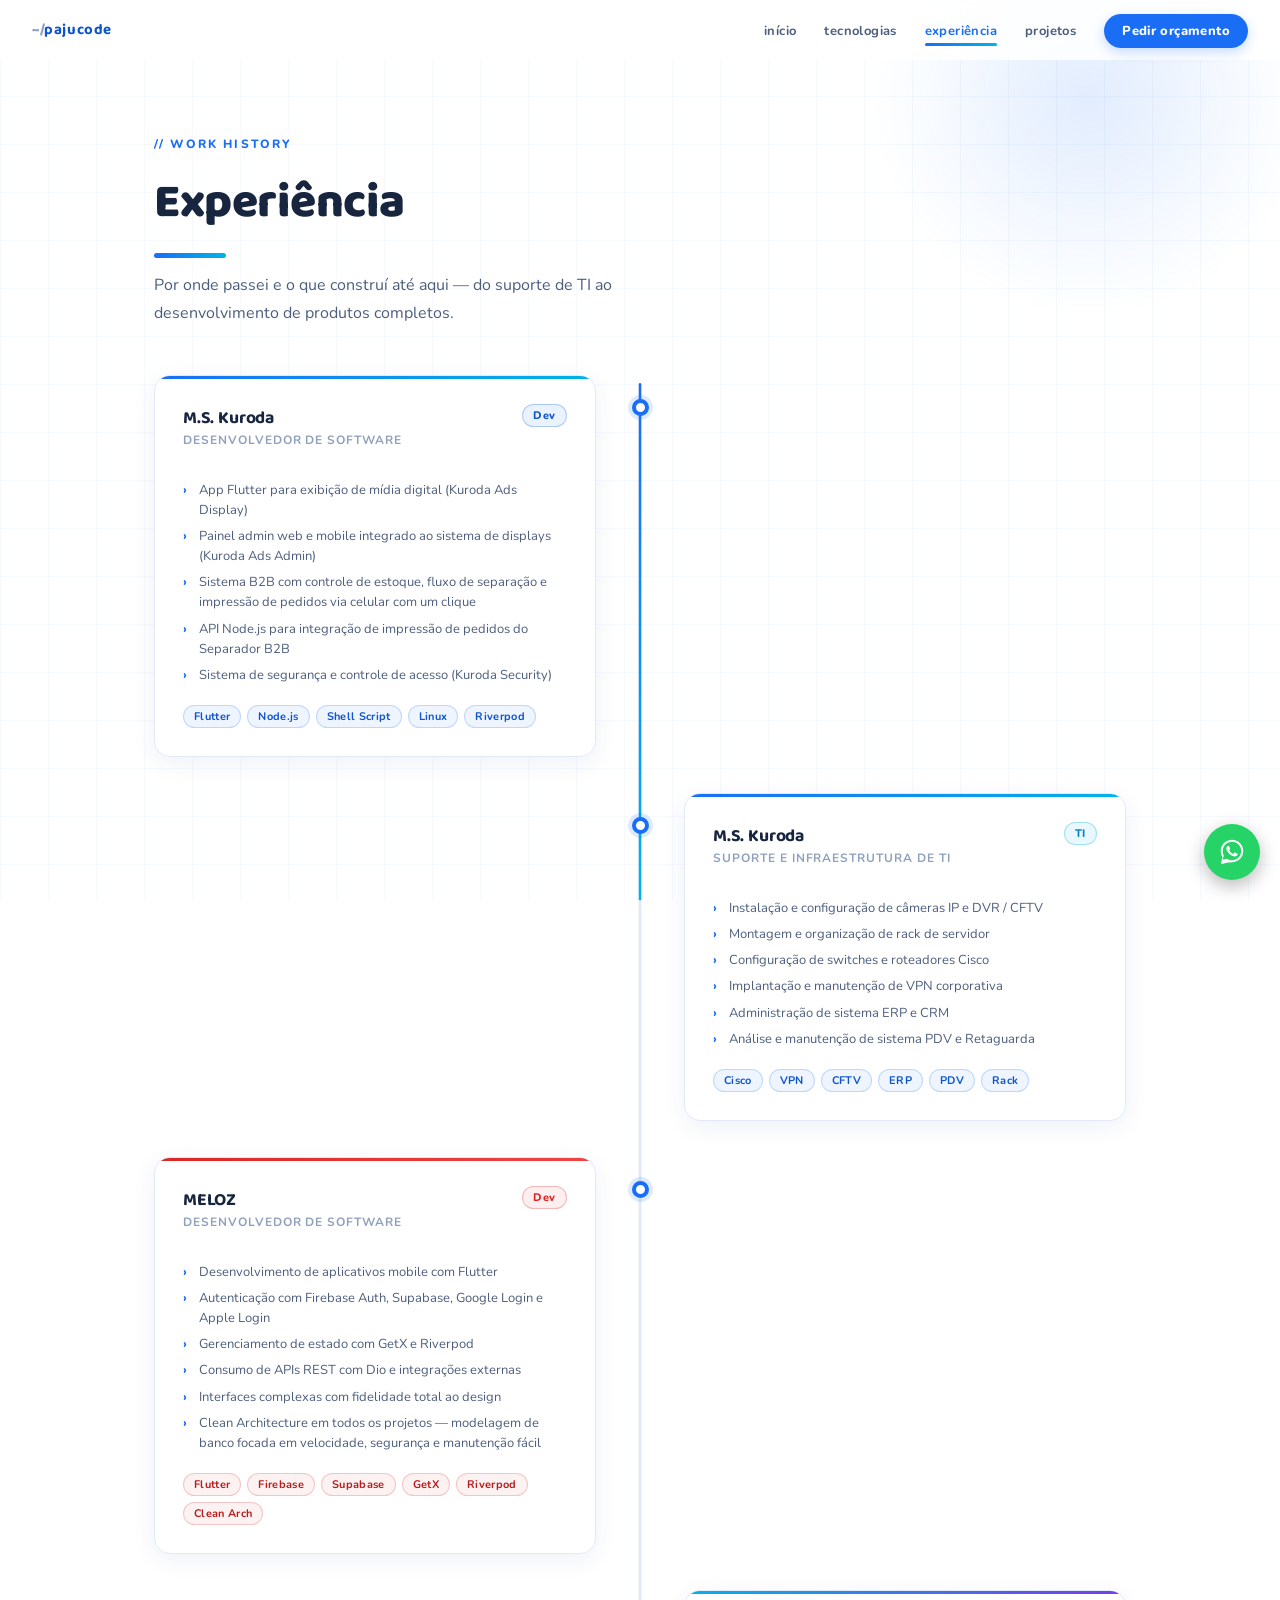
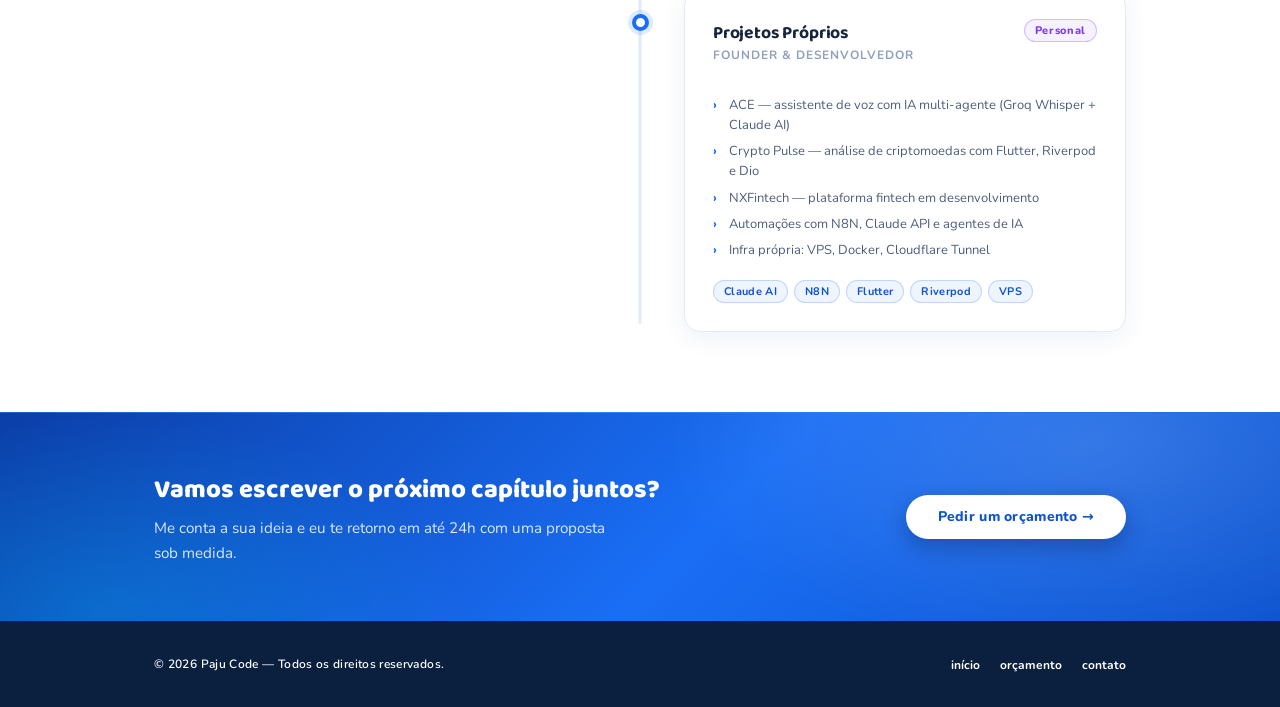
<file: experiencia.html>
<!DOCTYPE html>
<html lang="pt-BR">
<head>
<meta charset="UTF-8">
<meta name="viewport" content="width=device-width, initial-scale=1.0">
<meta name="color-scheme" content="light dark">
<meta name="theme-color" content="#1a6ef5" media="(prefers-color-scheme: light)">
<meta name="theme-color" content="#0a1122" media="(prefers-color-scheme: dark)">
<title>Experiência — Paju Code</title>
<meta name="description" content="Minha trajetória como desenvolvedor de software e TI: M.S. Kuroda, MELOZ e projetos próprios.">
<meta property="og:type" content="website">
<meta property="og:url" content="https://devcaiquesilva.github.io/experiencia.html">
<meta property="og:title" content="Experiência — Paju Code">
<meta property="og:description" content="Minha trajetória como desenvolvedor de software e TI: M.S. Kuroda, MELOZ e projetos próprios.">
<meta property="og:image" content="https://devcaiquesilva.github.io/src/paju-code-logo.png">
<meta name="twitter:card" content="summary">
<link rel="icon" href="data:image/svg+xml,<svg xmlns='http://www.w3.org/2000/svg' viewBox='0 0 100 100'><text y='.9em' font-size='90'>💙</text></svg>">
<link rel="preconnect" href="https://fonts.googleapis.com">
<link rel="preconnect" href="https://fonts.gstatic.com" crossorigin>
<link href="https://fonts.googleapis.com/css2?family=Baloo+2:wght@600;700;800&family=Nunito:wght@400;600;700;800&display=swap" rel="stylesheet">
<link rel="stylesheet" href="src/style.css">
</head>
<body>

<a class="skip-link" href="#conteudo">Pular para o conteúdo</a>
<div class="scroll-progress" aria-hidden="true"></div>

<nav aria-label="Navegação principal">
  <a class="nav-logo" href="index.html"><span>~/</span>pajucode</a>
  <button class="nav-toggle" aria-label="Abrir menu" aria-expanded="false" aria-controls="navLinks">
    <span class="nt-bar"></span><span class="nt-bar"></span><span class="nt-bar"></span>
  </button>
  <ul class="nav-links" id="navLinks">
    <li><a href="index.html">início</a></li>
    <li><a href="tecnologias.html">tecnologias</a></li>
    <li><a href="experiencia.html" class="active">experiência</a></li>
    <li><a href="projetos.html">projetos</a></li>
    <li><a href="orcamento.html" class="nav-cta">Pedir orçamento</a></li>
  </ul>
</nav>

<main id="conteudo">

<header class="page-head fade-in">
  <div class="glow glow-page" aria-hidden="true"></div>
  <div class="section-label">// work history</div>
  <h1 class="page-title">Experiência</h1>
  <p class="page-sub">Por onde passei e o que construí até aqui — do suporte de TI ao desenvolvimento de produtos completos.</p>
</header>

<section class="container page-section" aria-label="Histórico profissional">
  <div class="timeline">
    <div class="timeline-line" aria-hidden="true"><div class="timeline-line-progress"></div></div>

    <div class="timeline-item tl-left fade-in">
    <span class="timeline-dot" aria-hidden="true"></span>
    <article class="exp-card kuroda-exp">
      <div class="exp-header">
        <div>
          <div class="exp-company">M.S. Kuroda</div>
          <div class="exp-role">Desenvolvedor de Software</div>
        </div>
        <span class="exp-badge dev">Dev</span>
      </div>
      <ul class="exp-items">
        <li>App Flutter para exibição de mídia digital (Kuroda Ads Display)</li>
        <li>Painel admin web e mobile integrado ao sistema de displays (Kuroda Ads Admin)</li>
        <li>Sistema B2B com controle de estoque, fluxo de separação e impressão de pedidos via celular com um clique</li>
        <li>API Node.js para integração de impressão de pedidos do Separador B2B</li>
        <li>Sistema de segurança e controle de acesso (Kuroda Security)</li>
      </ul>
      <div class="exp-tags">
        <span class="tag">Flutter</span>
        <span class="tag">Node.js</span>
        <span class="tag">Shell Script</span>
        <span class="tag">Linux</span>
        <span class="tag">Riverpod</span>
      </div>
    </article>
    </div>

    <div class="timeline-item tl-right fade-in">
    <span class="timeline-dot" aria-hidden="true"></span>
    <article class="exp-card kuroda-exp">
      <div class="exp-header">
        <div>
          <div class="exp-company">M.S. Kuroda</div>
          <div class="exp-role">Suporte e Infraestrutura de TI</div>
        </div>
        <span class="exp-badge ti">TI</span>
      </div>
      <ul class="exp-items">
        <li>Instalação e configuração de câmeras IP e DVR / CFTV</li>
        <li>Montagem e organização de rack de servidor</li>
        <li>Configuração de switches e roteadores Cisco</li>
        <li>Implantação e manutenção de VPN corporativa</li>
        <li>Administração de sistema ERP e CRM</li>
        <li>Análise e manutenção de sistema PDV e Retaguarda</li>
      </ul>
      <div class="exp-tags">
        <span class="tag">Cisco</span>
        <span class="tag">VPN</span>
        <span class="tag">CFTV</span>
        <span class="tag">ERP</span>
        <span class="tag">PDV</span>
        <span class="tag">Rack</span>
      </div>
    </article>
    </div>

    <div class="timeline-item tl-left fade-in">
    <span class="timeline-dot" aria-hidden="true"></span>
    <article class="exp-card meloz-exp">
      <div class="exp-header">
        <div>
          <div class="exp-company">MELOZ</div>
          <div class="exp-role">Desenvolvedor de Software</div>
        </div>
        <span class="exp-badge trabalho">Dev</span>
      </div>
      <ul class="exp-items">
        <li>Desenvolvimento de aplicativos mobile com Flutter</li>
        <li>Autenticação com Firebase Auth, Supabase, Google Login e Apple Login</li>
        <li>Gerenciamento de estado com GetX e Riverpod</li>
        <li>Consumo de APIs REST com Dio e integrações externas</li>
        <li>Interfaces complexas com fidelidade total ao design</li>
        <li>Clean Architecture em todos os projetos — modelagem de banco focada em velocidade, segurança e manutenção fácil</li>
      </ul>
      <div class="exp-tags">
        <span class="tag red">Flutter</span>
        <span class="tag red">Firebase</span>
        <span class="tag red">Supabase</span>
        <span class="tag red">GetX</span>
        <span class="tag red">Riverpod</span>
        <span class="tag red">Clean Arch</span>
      </div>
    </article>
    </div>

    <div class="timeline-item tl-right fade-in">
    <span class="timeline-dot" aria-hidden="true"></span>
    <article class="exp-card pessoal-exp">
      <div class="exp-header">
        <div>
          <div class="exp-company">Projetos Próprios</div>
          <div class="exp-role">Founder &amp; Desenvolvedor</div>
        </div>
        <span class="exp-badge pessoal">Personal</span>
      </div>
      <ul class="exp-items">
        <li>ACE — assistente de voz com IA multi-agente (Groq Whisper + Claude AI)</li>
        <li>Crypto Pulse — análise de criptomoedas com Flutter, Riverpod e Dio</li>
        <li>NXFintech — plataforma fintech em desenvolvimento</li>
        <li>Automações com N8N, Claude API e agentes de IA</li>
        <li>Infra própria: VPS, Docker, Cloudflare Tunnel</li>
      </ul>
      <div class="exp-tags">
        <span class="tag">Claude AI</span>
        <span class="tag">N8N</span>
        <span class="tag">Flutter</span>
        <span class="tag">Riverpod</span>
        <span class="tag">VPS</span>
      </div>
    </article>
    </div>

  </div>
</section>

<section class="page-cta band-blue">
  <div class="page-cta-inner">
    <div class="fade-in">
      <h2>Vamos escrever o próximo capítulo juntos?</h2>
      <p>Me conta a sua ideia e eu te retorno em até 24h com uma proposta sob medida.</p>
    </div>
    <a href="orcamento.html" class="btn-primary fade-in">Pedir um orçamento &rarr;</a>
  </div>
</section>

</main>

<footer>
  <div class="footer-inner">
    <p>&copy; 2026 Paju Code &mdash; Todos os direitos reservados.</p>
    <ul class="footer-nav">
      <li><a href="index.html">início</a></li>
      <li><a href="orcamento.html">orçamento</a></li>
      <li><a href="orcamento.html#contato">contato</a></li>
    </ul>
  </div>
</footer>

<noscript>
  <style>.fade-in { opacity: 1; transform: none; }</style>
</noscript>

<script src="src/main.js"></script>
</body>
</html>
</file>
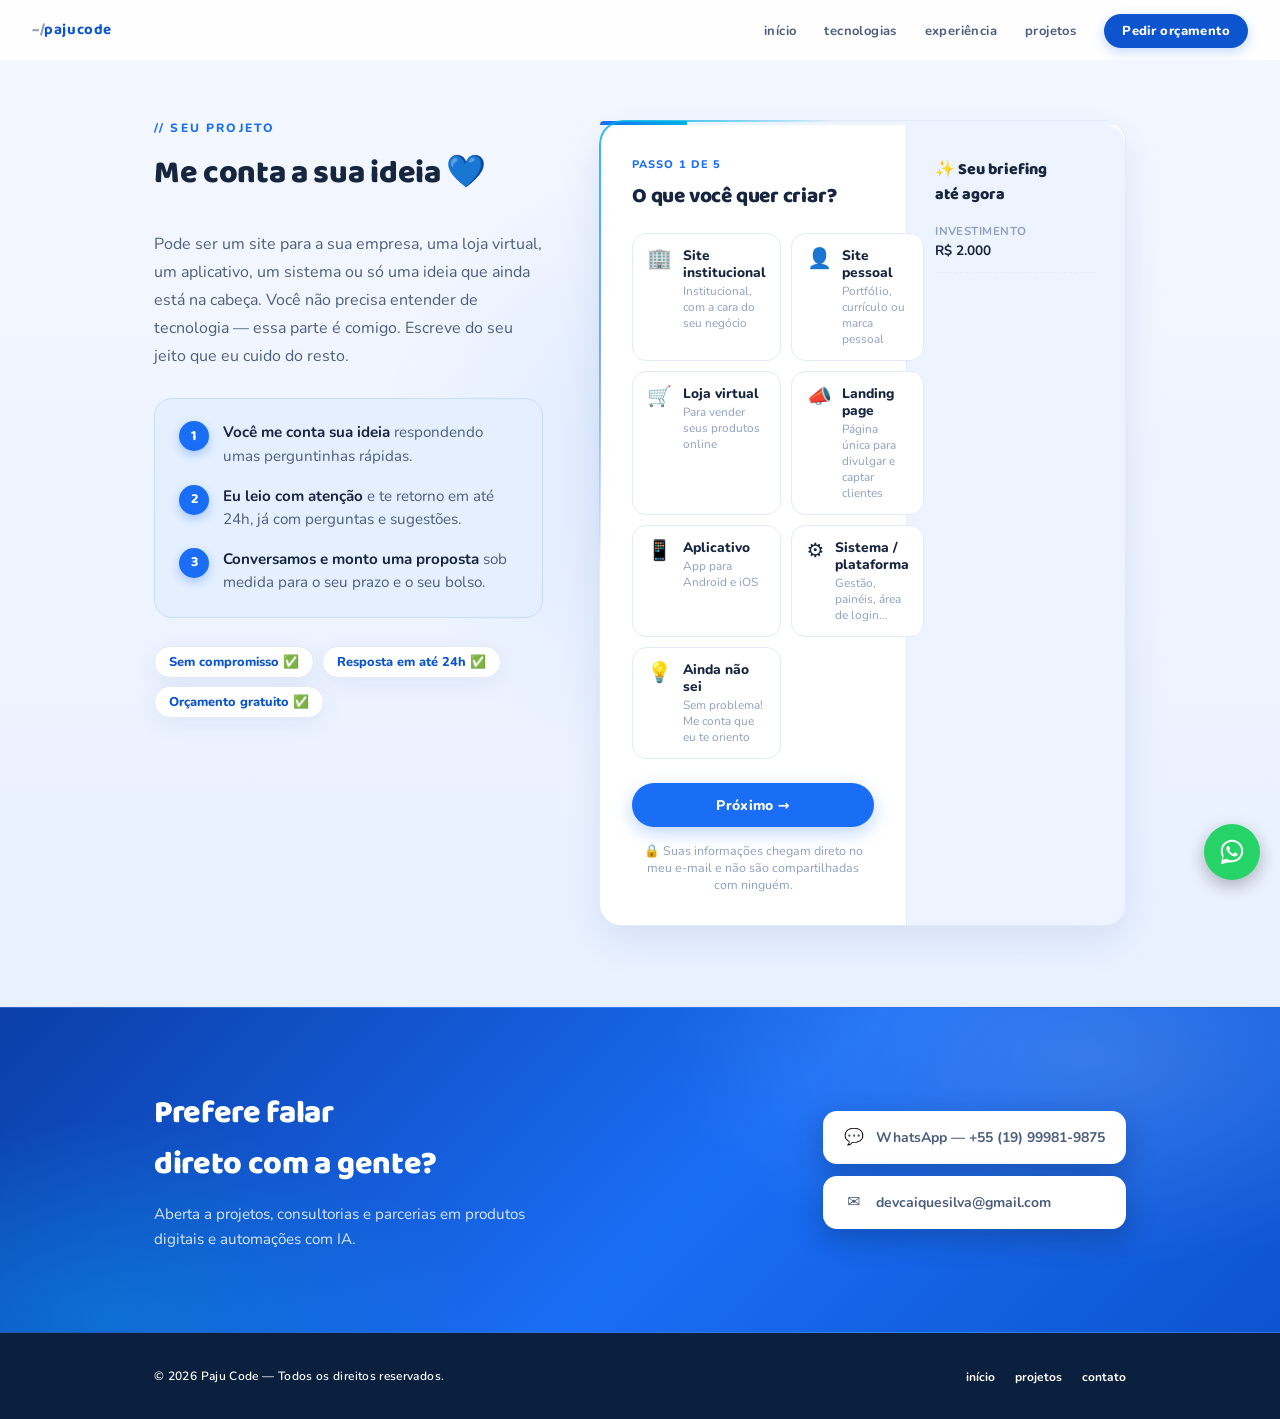
<file: orcamento.html>
<!DOCTYPE html>
<html lang="pt-BR">
<head>
<meta charset="UTF-8">
<meta name="viewport" content="width=device-width, initial-scale=1.0">
<meta name="color-scheme" content="light dark">
<meta name="theme-color" content="#1a6ef5" media="(prefers-color-scheme: light)">
<meta name="theme-color" content="#0a1122" media="(prefers-color-scheme: dark)">
<title>Orçamento — Paju Code</title>
<meta name="description" content="Me conta a sua ideia — site, app, sistema ou automação — e receba um orçamento gratuito em até 24h, sem compromisso.">
<meta property="og:type" content="website">
<meta property="og:url" content="https://devcaiquesilva.github.io/orcamento.html">
<meta property="og:title" content="Orçamento — Paju Code">
<meta property="og:description" content="Me conta a sua ideia — site, app, sistema ou automação — e receba um orçamento gratuito em até 24h, sem compromisso.">
<meta property="og:image" content="https://devcaiquesilva.github.io/src/paju-code-logo.png">
<meta name="twitter:card" content="summary">
<link rel="icon" href="data:image/svg+xml,<svg xmlns='http://www.w3.org/2000/svg' viewBox='0 0 100 100'><text y='.9em' font-size='90'>💙</text></svg>">
<link rel="preconnect" href="https://fonts.googleapis.com">
<link rel="preconnect" href="https://fonts.gstatic.com" crossorigin>
<link href="https://fonts.googleapis.com/css2?family=Baloo+2:wght@600;700;800&family=Nunito:wght@400;600;700;800&display=swap" rel="stylesheet">
<link rel="stylesheet" href="src/style.css">
</head>
<body>

<a class="skip-link" href="#conteudo">Pular para o conteúdo</a>
<div class="scroll-progress" aria-hidden="true"></div>

<nav aria-label="Navegação principal">
  <a class="nav-logo" href="index.html"><span>~/</span>pajucode</a>
  <button class="nav-toggle" aria-label="Abrir menu" aria-expanded="false" aria-controls="navLinks">
    <span class="nt-bar"></span><span class="nt-bar"></span><span class="nt-bar"></span>
  </button>
  <ul class="nav-links" id="navLinks">
    <li><a href="index.html">início</a></li>
    <li><a href="tecnologias.html">tecnologias</a></li>
    <li><a href="experiencia.html">experiência</a></li>
    <li><a href="projetos.html">projetos</a></li>
    <li><a href="orcamento.html" class="nav-cta active">Pedir orçamento</a></li>
  </ul>
</nav>

<main id="conteudo">

<!-- ORCAMENTO / BRIEFING -->
<section class="briefing-section page-first" id="orcamento" aria-labelledby="orcamento-title">
  <div class="glow glow-c" aria-hidden="true"></div>
  <div class="briefing-inner">

    <div class="briefing-intro fade-in">
      <div class="section-label">// seu projeto</div>
      <h1 class="section-title" id="orcamento-title">Me conta a sua ideia 💙</h1>
      <p class="briefing-text">
        Pode ser um site para a sua empresa, uma loja virtual, um aplicativo, um sistema ou só uma ideia que ainda está na cabeça. Você não precisa entender de tecnologia — essa parte é comigo. Escreve do seu jeito que eu cuido do resto.
      </p>
      <ol class="briefing-steps">
        <li><span class="step-num">1</span><span><strong>Você me conta sua ideia</strong> respondendo umas perguntinhas rápidas.</span></li>
        <li><span class="step-num">2</span><span><strong>Eu leio com atenção</strong> e te retorno em até 24h, já com perguntas e sugestões.</span></li>
        <li><span class="step-num">3</span><span><strong>Conversamos e monto uma proposta</strong> sob medida para o seu prazo e o seu bolso.</span></li>
      </ol>
      <div class="briefing-chips">
        <span class="chip">Sem compromisso ✅</span>
        <span class="chip">Resposta em até 24h ✅</span>
        <span class="chip">Orçamento gratuito ✅</span>
      </div>
    </div>

    <div class="briefing-card wizard-card fade-in" id="wizardCard">
      <div class="wizard-progress" aria-hidden="true"><div class="wizard-progress-bar" id="wizardProgressBar"></div></div>

      <button type="button" class="wizard-summary-chip" id="wizardSummaryChip" aria-expanded="false" aria-controls="wizardSummaryPanel">
        <span>Ver meu briefing</span> <span class="wsc-arrow" aria-hidden="true">▾</span>
      </button>

      <div class="wizard-layout">
        <div class="wizard-main">

          <form id="wizardForm" novalidate>
            <input type="text" name="_honey" class="hp" tabindex="-1" autocomplete="off">

            <section class="wizard-step" data-step="tipo">
              <div class="wizard-step-label"></div>
              <h2 class="wizard-question">O que você quer criar?</h2>
              <div class="type-grid" id="wizardTypeGrid"></div>
            </section>

            <div id="wizardBranchSteps"></div>

            <section class="wizard-step" data-step="descricao" hidden>
              <div class="wizard-step-label"></div>
              <h2 class="wizard-question">Me conta um pouco da sua ideia</h2>
              <textarea class="form-textarea" id="wizardDescricao" placeholder="Ex.: Tenho uma confeitaria e queria um site com os meus doces, preços e um botão para os clientes fazerem pedidos pelo WhatsApp…"></textarea>
              <div class="form-hint">Escreve do seu jeito, sem termos técnicos. 🙂</div>
            </section>

            <section class="wizard-step" data-step="prazo" hidden>
              <div class="wizard-step-label"></div>
              <h2 class="wizard-question">Pra quando você precisa?</h2>
              <div class="type-grid wizard-choice-grid" id="wizardPrazoGrid"></div>
            </section>

            <section class="wizard-step" data-step="investimento" hidden>
              <div class="wizard-step-label"></div>
              <h2 class="wizard-question">Quanto pensa em investir?</h2>
              <div class="wizard-slider-wrap">
                <div class="wizard-slider-value" id="wizardInvestValue">R$ 2.000</div>
                <input type="range" class="wizard-slider" id="wizardInvestRange" min="500" max="10000" step="100" value="2000" aria-label="Valor de investimento em reais">
                <div class="wizard-slider-scale"><span>R$ 500</span><span>R$ 10.000+</span></div>
              </div>
              <div class="form-hint">Arraste até o valor que faz sentido pra você — é só uma referência, dá pra ajustar depois. 🙂</div>
            </section>

            <section class="wizard-step" data-step="contato" hidden>
              <div class="wizard-step-label"></div>
              <h2 class="wizard-question">Pra eu poder te responder</h2>
              <div class="form-group">
                <label class="form-label" for="wizardNome">Seu nome</label>
                <input class="form-input" id="wizardNome" type="text" autocomplete="name" placeholder="Como posso te chamar?">
              </div>
              <div class="form-group">
                <label class="form-label" for="wizardZap">Seu WhatsApp</label>
                <input class="form-input" id="wizardZap" type="tel" inputmode="tel" autocomplete="tel" placeholder="(19) 99999-9999">
              </div>
              <div class="form-group">
                <label class="form-label" for="wizardEmail">Seu e-mail <span class="opt">(opcional)</span></label>
                <input class="form-input" id="wizardEmail" type="email" autocomplete="email" placeholder="voce@email.com">
              </div>
            </section>

            <section class="wizard-step" data-step="revisao" hidden>
              <div class="wizard-step-label">Última etapa</div>
              <h2 class="wizard-question">Confere se ficou tudo certo</h2>
              <ul class="wizard-summary-list wizard-summary-list--inline" id="wizardReviewList"></ul>
              <div class="form-feedback" id="wizardError" role="alert" hidden>
                Ops! Não consegui enviar agora. 😕 Tenta de novo em instantes — ou, se preferir, <a id="wizardWaFallback" href="https://wa.me/5519999819875" target="_blank" rel="noopener">me manda direto no WhatsApp clicando aqui</a>.
              </div>
            </section>

            <div class="wizard-nav">
              <button type="button" class="btn-outline wizard-btn-back" id="wizardBackBtn" hidden>← Voltar</button>
              <button type="button" class="btn-primary wizard-btn-next" id="wizardNextBtn">Próximo →</button>
              <button type="submit" class="btn-primary btn-send wizard-btn-submit" id="wizardSubmitBtn" hidden>Enviar</button>
            </div>

            <p class="form-privacy">🔒 Suas informações chegam direto no meu e-mail e não são compartilhadas com ninguém.</p>
          </form>

          <div class="briefing-success" id="briefingSuccess" aria-live="polite" hidden>
            <div class="bs-emoji">🎉</div>
            <h3>Ideia recebida!</h3>
            <p>Obrigado, <span id="bsNome">!</span> Vou ler tudo com atenção e te retorno em até 24 horas. Se quiser adiantar a conversa, é só me chamar no WhatsApp:</p>
            <a class="btn-whatsapp" href="https://wa.me/5519999819875?text=Ol%C3%A1%2C%20Paju%20Code!%20Acabei%20de%20enviar%20minha%20ideia%20pelo%20site%20%F0%9F%98%8A" target="_blank" rel="noopener">💬 Chamar no WhatsApp</a>
            <button type="button" class="bs-again" id="briefingAgain">← enviar outra ideia</button>
          </div>
        </div>

        <aside class="wizard-summary-panel" id="wizardSummaryPanel" aria-live="polite">
          <h3>✨ Seu briefing até agora</h3>
          <ul class="wizard-summary-list" id="wizardSummaryList">
            <li class="wizard-summary-empty">Vai preenchendo que eu vou montando aqui pra você conferir. 👀</li>
          </ul>
        </aside>
      </div>

      <noscript>
        <style>.wizard-progress, .wizard-summary-chip, .wizard-layout { display: none !important; }</style>
        <div class="form-feedback" style="margin:1.5rem">
          Esse formulário precisa de JavaScript pra funcionar. Sem problema — <a href="https://wa.me/5519999819875" target="_blank" rel="noopener">me chama direto no WhatsApp</a> que eu te ajudo por lá. 😊
        </div>
      </noscript>
    </div>

  </div>
</section>

<!-- CONTATO -->
<section class="contact-section band-blue" id="contato" aria-labelledby="contato-title">
  <div class="contact-inner">
    <div class="contact-text fade-in">
      <h2 id="contato-title">Prefere falar<br>direto com a gente?</h2>
      <p>Aberta a projetos, consultorias e parcerias em produtos digitais e automações com IA.</p>
    </div>
    <div class="contact-links">
      <a href="https://wa.me/5519999819875" target="_blank" class="contact-link fade-in">
        <span class="cl-icon">💬</span>
        WhatsApp — +55 (19) 99981-9875
      </a>
      <a href="#" onclick="copyEmail(event)" class="contact-link fade-in">
        <span class="cl-icon">✉️</span>
        devcaiquesilva@gmail.com
      </a>
    </div>
  </div>
</section>

</main>

<footer>
  <div class="footer-inner">
    <p>&copy; 2026 Paju Code &mdash; Todos os direitos reservados.</p>
    <ul class="footer-nav">
      <li><a href="index.html">início</a></li>
      <li><a href="projetos.html">projetos</a></li>
      <li><a href="#contato">contato</a></li>
    </ul>
  </div>
</footer>

<div class="snackbar" id="snackbar" role="status" aria-live="polite">E-mail copiado para a Área de Transferência!</div>

<noscript>
  <style>.fade-in { opacity: 1; transform: none; }</style>
</noscript>

<script src="src/wizard-logic.js"></script>
<script src="src/wizard.js"></script>
<script src="src/main.js"></script>
</body>
</html>
</file>
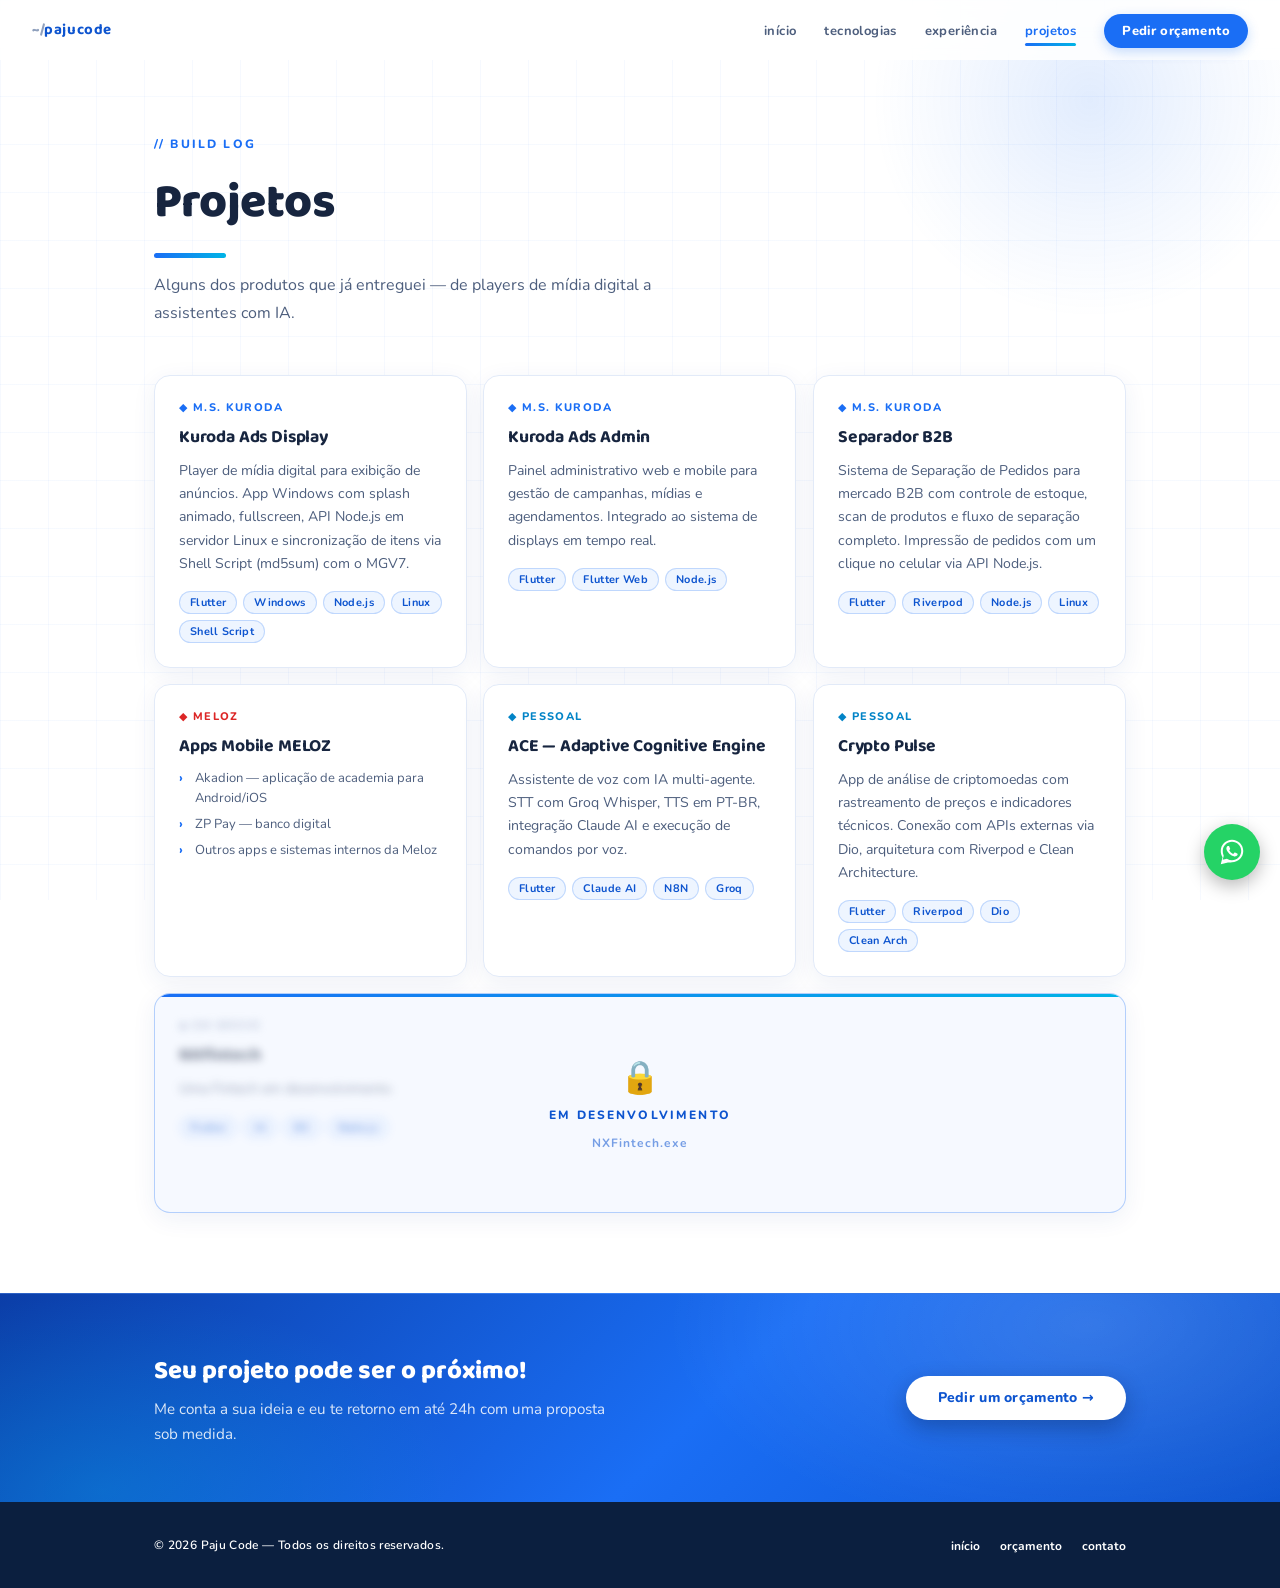
<file: projetos.html>
<!DOCTYPE html>
<html lang="pt-BR">
<head>
<meta charset="UTF-8">
<meta name="viewport" content="width=device-width, initial-scale=1.0">
<meta name="color-scheme" content="light dark">
<meta name="theme-color" content="#1a6ef5" media="(prefers-color-scheme: light)">
<meta name="theme-color" content="#0a1122" media="(prefers-color-scheme: dark)">
<title>Projetos — Paju Code</title>
<meta name="description" content="Apps, sistemas e automações que já entreguei — Kuroda Ads, Separador B2B, ACE, Crypto Pulse e mais.">
<meta property="og:type" content="website">
<meta property="og:url" content="https://devcaiquesilva.github.io/projetos.html">
<meta property="og:title" content="Projetos — Paju Code">
<meta property="og:description" content="Apps, sistemas e automações que já entreguei — Kuroda Ads, Separador B2B, ACE, Crypto Pulse e mais.">
<meta property="og:image" content="https://devcaiquesilva.github.io/src/paju-code-logo.png">
<meta name="twitter:card" content="summary">
<link rel="icon" href="data:image/svg+xml,<svg xmlns='http://www.w3.org/2000/svg' viewBox='0 0 100 100'><text y='.9em' font-size='90'>💙</text></svg>">
<link rel="preconnect" href="https://fonts.googleapis.com">
<link rel="preconnect" href="https://fonts.gstatic.com" crossorigin>
<link href="https://fonts.googleapis.com/css2?family=Baloo+2:wght@600;700;800&family=Nunito:wght@400;600;700;800&display=swap" rel="stylesheet">
<link rel="stylesheet" href="src/style.css">
</head>
<body>

<a class="skip-link" href="#conteudo">Pular para o conteúdo</a>
<div class="scroll-progress" aria-hidden="true"></div>

<nav aria-label="Navegação principal">
  <a class="nav-logo" href="index.html"><span>~/</span>pajucode</a>
  <button class="nav-toggle" aria-label="Abrir menu" aria-expanded="false" aria-controls="navLinks">
    <span class="nt-bar"></span><span class="nt-bar"></span><span class="nt-bar"></span>
  </button>
  <ul class="nav-links" id="navLinks">
    <li><a href="index.html">início</a></li>
    <li><a href="tecnologias.html">tecnologias</a></li>
    <li><a href="experiencia.html">experiência</a></li>
    <li><a href="projetos.html" class="active">projetos</a></li>
    <li><a href="orcamento.html" class="nav-cta">Pedir orçamento</a></li>
  </ul>
</nav>

<main id="conteudo">

<header class="page-head fade-in">
  <div class="glow glow-page" aria-hidden="true"></div>
  <div class="section-label">// build log</div>
  <h1 class="page-title">Projetos</h1>
  <p class="page-sub">Alguns dos produtos que já entreguei — de players de mídia digital a assistentes com IA.</p>
</header>

<section class="container page-section" aria-label="Lista de projetos">
  <div class="projects-grid">

    <article class="project-card fade-in" data-tilt="6">
      <div class="project-org kuroda">◆ M.S. Kuroda</div>
      <div class="project-name">Kuroda Ads Display</div>
      <div class="project-desc">Player de mídia digital para exibição de anúncios. App Windows com splash animado, fullscreen, API Node.js em servidor Linux e sincronização de itens via Shell Script (md5sum) com o MGV7.</div>
      <div class="project-tags">
        <span class="tag">Flutter</span><span class="tag">Windows</span><span class="tag">Node.js</span><span class="tag">Linux</span><span class="tag">Shell Script</span>
      </div>
    </article>

    <article class="project-card fade-in" data-tilt="6">
      <div class="project-org kuroda">◆ M.S. Kuroda</div>
      <div class="project-name">Kuroda Ads Admin</div>
      <div class="project-desc">Painel administrativo web e mobile para gestão de campanhas, mídias e agendamentos. Integrado ao sistema de displays em tempo real.</div>
      <div class="project-tags">
        <span class="tag">Flutter</span><span class="tag">Flutter Web</span><span class="tag">Node.js</span>
      </div>
    </article>

    <article class="project-card fade-in" data-tilt="6">
      <div class="project-org kuroda">◆ M.S. Kuroda</div>
      <div class="project-name">Separador B2B</div>
      <div class="project-desc">Sistema de Separação de Pedidos para mercado B2B com controle de estoque, scan de produtos e fluxo de separação completo. Impressão de pedidos com um clique no celular via API Node.js.</div>
      <div class="project-tags">
        <span class="tag">Flutter</span><span class="tag">Riverpod</span><span class="tag">Node.js</span><span class="tag">Linux</span>
      </div>
    </article>

    <article class="project-card fade-in" data-tilt="6">
      <div class="project-org meloz">◆ MELOZ</div>
      <div class="project-name">Apps Mobile MELOZ</div>
      <ul class="exp-items">
        <li>Akadion — aplicação de academia para Android/iOS</li>
        <li>ZP Pay — banco digital</li>
        <li>Outros apps e sistemas internos da Meloz</li>
      </ul>
    </article>

    <article class="project-card fade-in" data-tilt="6">
      <div class="project-org personal">◆ Pessoal</div>
      <div class="project-name">ACE — Adaptive Cognitive Engine</div>
      <div class="project-desc">Assistente de voz com IA multi-agente. STT com Groq Whisper, TTS em PT-BR, integração Claude AI e execução de comandos por voz.</div>
      <div class="project-tags">
        <span class="tag">Flutter</span><span class="tag">Claude AI</span><span class="tag">N8N</span><span class="tag">Groq</span>
      </div>
    </article>

    <article class="project-card fade-in" data-tilt="6">
      <div class="project-org personal">◆ Pessoal</div>
      <div class="project-name">Crypto Pulse</div>
      <div class="project-desc">App de análise de criptomoedas com rastreamento de preços e indicadores técnicos. Conexão com APIs externas via Dio, arquitetura com Riverpod e Clean Architecture.</div>
      <div class="project-tags">
        <span class="tag">Flutter</span><span class="tag">Riverpod</span><span class="tag">Dio</span><span class="tag">Clean Arch</span>
      </div>
    </article>

    <!-- MYSTERY -->
    <article class="project-card fade-in mystery-card" data-tilt="4">
      <div class="mystery-strip" aria-hidden="true"></div>
      <div class="mystery-blur">
        <div class="project-org">◆ Em breve</div>
        <div class="project-name">NXFintech</div>
        <div class="project-desc">Uma Fintech em desenvolvimento.</div>
        <div class="project-tags">
          <span class="tag">Flutter</span><span class="tag">IA</span><span class="tag">B3</span><span class="tag">Node.js</span>
        </div>
      </div>
      <div class="mystery-overlay">
        <div class="mystery-icon">🔒</div>
        <div class="mystery-status">Em desenvolvimento</div>
        <div class="mystery-file">NXFintech.exe</div>
      </div>
    </article>

  </div>
</section>

<section class="page-cta band-blue">
  <div class="page-cta-inner">
    <div class="fade-in">
      <h2>Seu projeto pode ser o próximo!</h2>
      <p>Me conta a sua ideia e eu te retorno em até 24h com uma proposta sob medida.</p>
    </div>
    <a href="orcamento.html" class="btn-primary fade-in">Pedir um orçamento &rarr;</a>
  </div>
</section>

</main>

<footer>
  <div class="footer-inner">
    <p>&copy; 2026 Paju Code &mdash; Todos os direitos reservados.</p>
    <ul class="footer-nav">
      <li><a href="index.html">início</a></li>
      <li><a href="orcamento.html">orçamento</a></li>
      <li><a href="orcamento.html#contato">contato</a></li>
    </ul>
  </div>
</footer>

<noscript>
  <style>.fade-in { opacity: 1; transform: none; }</style>
</noscript>

<script src="src/main.js"></script>
</body>
</html>
</file>
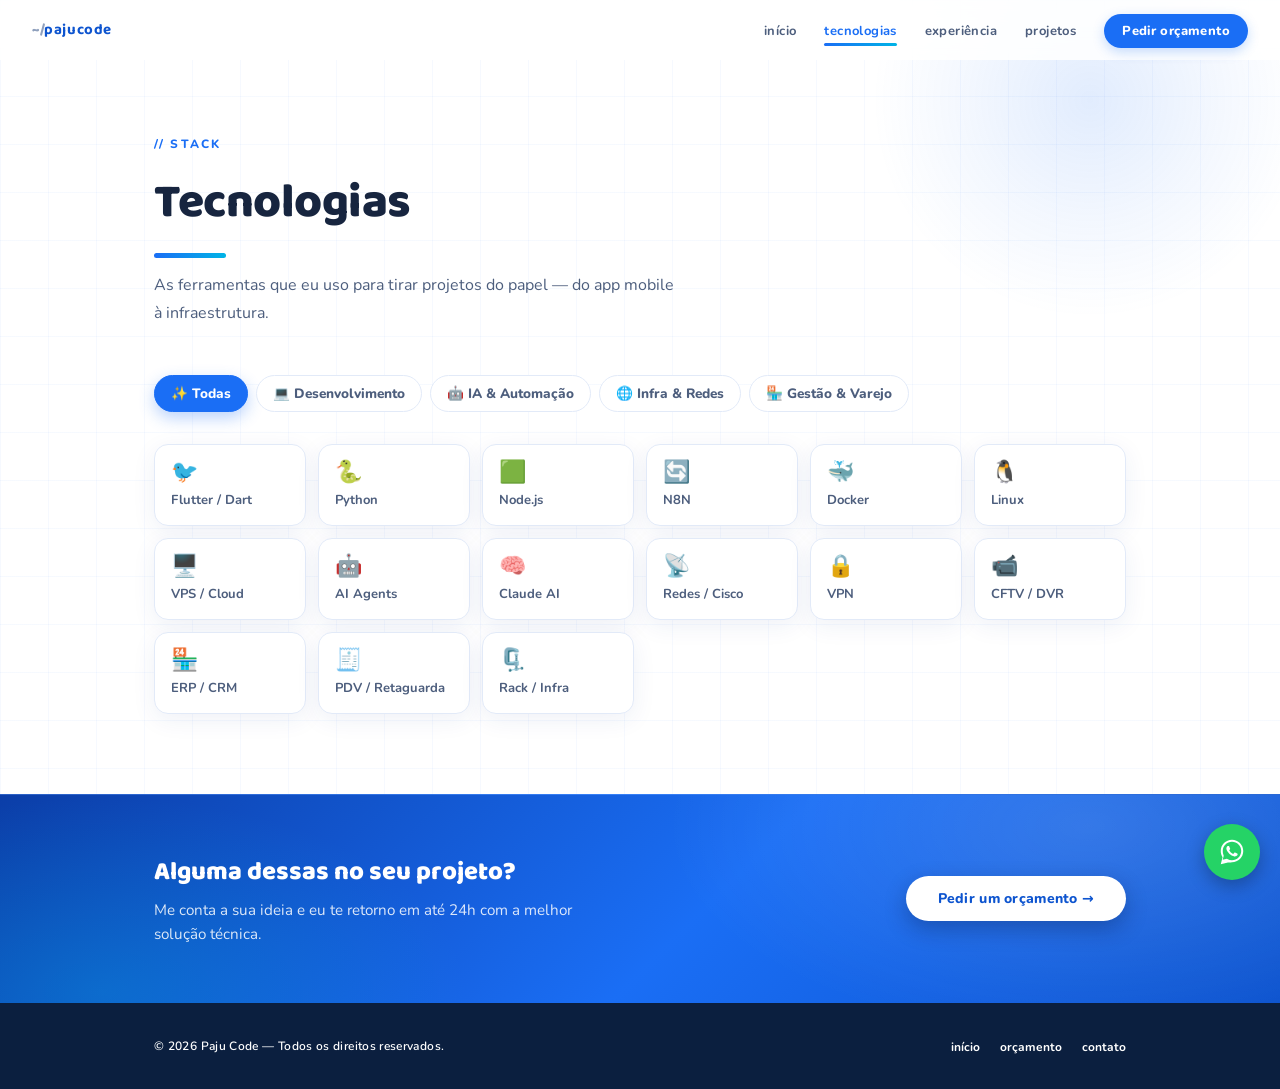
<file: tecnologias.html>
<!DOCTYPE html>
<html lang="pt-BR">
<head>
<meta charset="UTF-8">
<meta name="viewport" content="width=device-width, initial-scale=1.0">
<meta name="color-scheme" content="light dark">
<meta name="theme-color" content="#1a6ef5" media="(prefers-color-scheme: light)">
<meta name="theme-color" content="#0a1122" media="(prefers-color-scheme: dark)">
<title>Tecnologias — Paju Code</title>
<meta name="description" content="Flutter, Node.js, Python, Docker, automações com IA e mais — as tecnologias que uso para tirar projetos do papel.">
<meta property="og:type" content="website">
<meta property="og:url" content="https://devcaiquesilva.github.io/tecnologias.html">
<meta property="og:title" content="Tecnologias — Paju Code">
<meta property="og:description" content="Flutter, Node.js, Python, Docker, automações com IA e mais — as tecnologias que uso para tirar projetos do papel.">
<meta property="og:image" content="https://devcaiquesilva.github.io/src/paju-code-logo.png">
<meta name="twitter:card" content="summary">
<link rel="icon" href="data:image/svg+xml,<svg xmlns='http://www.w3.org/2000/svg' viewBox='0 0 100 100'><text y='.9em' font-size='90'>💙</text></svg>">
<link rel="preconnect" href="https://fonts.googleapis.com">
<link rel="preconnect" href="https://fonts.gstatic.com" crossorigin>
<link href="https://fonts.googleapis.com/css2?family=Baloo+2:wght@600;700;800&family=Nunito:wght@400;600;700;800&display=swap" rel="stylesheet">
<link rel="stylesheet" href="src/style.css">
</head>
<body>

<a class="skip-link" href="#conteudo">Pular para o conteúdo</a>
<div class="scroll-progress" aria-hidden="true"></div>

<nav aria-label="Navegação principal">
  <a class="nav-logo" href="index.html"><span>~/</span>pajucode</a>
  <button class="nav-toggle" aria-label="Abrir menu" aria-expanded="false" aria-controls="navLinks">
    <span class="nt-bar"></span><span class="nt-bar"></span><span class="nt-bar"></span>
  </button>
  <ul class="nav-links" id="navLinks">
    <li><a href="index.html">início</a></li>
    <li><a href="tecnologias.html" class="active">tecnologias</a></li>
    <li><a href="experiencia.html">experiência</a></li>
    <li><a href="projetos.html">projetos</a></li>
    <li><a href="orcamento.html" class="nav-cta">Pedir orçamento</a></li>
  </ul>
</nav>

<main id="conteudo">

<header class="page-head fade-in">
  <div class="glow glow-page" aria-hidden="true"></div>
  <div class="section-label">// stack</div>
  <h1 class="page-title">Tecnologias</h1>
  <p class="page-sub">As ferramentas que eu uso para tirar projetos do papel — do app mobile à infraestrutura.</p>
</header>

<section class="container page-section" aria-label="Lista de tecnologias">
  <div class="filter-bar fade-in" role="group" aria-label="Filtrar tecnologias por categoria">
    <button type="button" class="filter-chip active" data-filter="all" aria-pressed="true">✨ Todas</button>
    <button type="button" class="filter-chip" data-filter="dev" aria-pressed="false">💻 Desenvolvimento</button>
    <button type="button" class="filter-chip" data-filter="ia" aria-pressed="false">🤖 IA &amp; Automação</button>
    <button type="button" class="filter-chip" data-filter="infra" aria-pressed="false">🌐 Infra &amp; Redes</button>
    <button type="button" class="filter-chip" data-filter="gestao" aria-pressed="false">🏪 Gestão &amp; Varejo</button>
  </div>
  <div class="tech-grid">
    <div class="tech-card fade-in" data-cat="dev" data-tilt="8"><div class="tech-icon">🐦</div><div class="tech-name">Flutter / Dart</div></div>
    <div class="tech-card fade-in" data-cat="dev" data-tilt="8"><div class="tech-icon">🐍</div><div class="tech-name">Python</div></div>
    <div class="tech-card fade-in" data-cat="dev" data-tilt="8"><div class="tech-icon">🟩</div><div class="tech-name">Node.js</div></div>
    <div class="tech-card fade-in" data-cat="ia" data-tilt="8"><div class="tech-icon">🔄</div><div class="tech-name">N8N</div></div>
    <div class="tech-card fade-in" data-cat="infra" data-tilt="8"><div class="tech-icon">🐳</div><div class="tech-name">Docker</div></div>
    <div class="tech-card fade-in" data-cat="infra" data-tilt="8"><div class="tech-icon">🐧</div><div class="tech-name">Linux</div></div>
    <div class="tech-card fade-in" data-cat="infra" data-tilt="8"><div class="tech-icon">🖥️</div><div class="tech-name">VPS / Cloud</div></div>
    <div class="tech-card fade-in" data-cat="ia" data-tilt="8"><div class="tech-icon">🤖</div><div class="tech-name">AI Agents</div></div>
    <div class="tech-card fade-in" data-cat="ia" data-tilt="8"><div class="tech-icon">🧠</div><div class="tech-name">Claude AI</div></div>
    <div class="tech-card fade-in" data-cat="infra" data-tilt="8"><div class="tech-icon">📡</div><div class="tech-name">Redes / Cisco</div></div>
    <div class="tech-card fade-in" data-cat="infra" data-tilt="8"><div class="tech-icon">🔒</div><div class="tech-name">VPN</div></div>
    <div class="tech-card fade-in" data-cat="infra" data-tilt="8"><div class="tech-icon">📹</div><div class="tech-name">CFTV / DVR</div></div>
    <div class="tech-card fade-in" data-cat="gestao" data-tilt="8"><div class="tech-icon">🏪</div><div class="tech-name">ERP / CRM</div></div>
    <div class="tech-card fade-in" data-cat="gestao" data-tilt="8"><div class="tech-icon">🧾</div><div class="tech-name">PDV / Retaguarda</div></div>
    <div class="tech-card fade-in" data-cat="infra" data-tilt="8"><div class="tech-icon">🗜️</div><div class="tech-name">Rack / Infra</div></div>
  </div>
</section>

<section class="page-cta band-blue">
  <div class="page-cta-inner">
    <div class="fade-in">
      <h2>Alguma dessas no seu projeto?</h2>
      <p>Me conta a sua ideia e eu te retorno em até 24h com a melhor solução técnica.</p>
    </div>
    <a href="orcamento.html" class="btn-primary fade-in">Pedir um orçamento &rarr;</a>
  </div>
</section>

</main>

<footer>
  <div class="footer-inner">
    <p>&copy; 2026 Paju Code &mdash; Todos os direitos reservados.</p>
    <ul class="footer-nav">
      <li><a href="index.html">início</a></li>
      <li><a href="orcamento.html">orçamento</a></li>
      <li><a href="orcamento.html#contato">contato</a></li>
    </ul>
  </div>
</footer>

<noscript>
  <style>.fade-in { opacity: 1; transform: none; }</style>
</noscript>

<script src="src/main.js"></script>
</body>
</html>
</file>
<file: src/style.css>
/* ============ TOKENS ============ */
:root {
  --bg: #ffffff;
  --bg-soft: #f6f9ff;
  --bg-tint: #eef4ff;
  --blue: #1a6ef5;
  --blue-hover: #3b82ff;
  --blue-dark: #0d54cf;
  --cyan: #00b4e6;
  --text: #17253f;
  --text-dim: #4d5e7d;
  --text-muted: #8fa0bd;
  --border: #e2eaf8;
  --border-bright: rgba(26,110,245,0.35);
  --ring: rgba(26,110,245,0.16);
  --shadow: 0 6px 24px rgba(23,58,138,0.07);
  --shadow-hover: 0 10px 30px rgba(26,110,245,0.13);
  --radius: 16px;
  --font: 'Nunito', 'Segoe UI', system-ui, -apple-system, sans-serif;
  --head: 'Baloo 2', 'Nunito', 'Segoe UI', sans-serif;
  --ease: cubic-bezier(0.22, 1, 0.36, 1);
  --spring: cubic-bezier(0.34, 1.56, 0.64, 1);
}
@supports (animation-timing-function: linear(0, 1)) {
  :root {
    --spring: linear(0, 0.006, 0.025 2.8%, 0.101 6.1%, 0.539 18.9%, 0.721 25.3%,
      0.849 31.5%, 0.937 38.1%, 0.968 41.8%, 0.991 45.7%, 1.006 50.1%, 1.015 55%,
      1.017 63.9%, 1.001);
  }
}
@property --beam-angle {
  syntax: '<angle>';
  inherits: false;
  initial-value: 0deg;
}

/* ============ TRANSIÇÕES ENTRE PÁGINAS (View Transitions) ============ */
@view-transition { navigation: auto; }
nav { view-transition-name: site-nav; }
@media (prefers-reduced-motion: no-preference) {
  ::view-transition-old(root) { animation: vt-out 0.2s var(--ease) both; }
  ::view-transition-new(root) { animation: vt-in 0.3s var(--ease) both; }
}
@keyframes vt-out { to { opacity: 0; transform: translateY(-10px); } }
@keyframes vt-in { from { opacity: 0; transform: translateY(12px); } }

/* ============ BASE ============ */
* { margin: 0; padding: 0; box-sizing: border-box; }
[hidden] { display: none !important; }
html { scroll-behavior: smooth; scrollbar-width: thin; scrollbar-color: rgba(26,110,245,0.45) transparent; }
body {
  background: var(--bg); color: var(--text); font-family: var(--font);
  overflow-x: hidden; -webkit-font-smoothing: antialiased; text-rendering: optimizeLegibility;
}
[id] { scroll-margin-top: 76px; }
p { text-wrap: pretty; }
h1, h2, h3, legend { text-wrap: balance; }
::selection { background: var(--blue); color: #fff; }
:focus-visible { outline: 3px solid var(--border-bright); outline-offset: 3px; border-radius: 8px; }

.skip-link {
  position: fixed; top: -100px; left: 1rem; z-index: 300;
  background: var(--blue); color: #fff; font-weight: 800; font-size: 14px;
  padding: 0.6rem 1.2rem; border-radius: 999px; text-decoration: none;
  transition: top 0.3s var(--ease);
}
.skip-link:focus-visible { top: 1rem; }

body::before {
  content: '';
  position: fixed; inset: 0;
  background-image:
    linear-gradient(rgba(26,110,245,0.04) 1px, transparent 1px),
    linear-gradient(90deg, rgba(26,110,245,0.04) 1px, transparent 1px);
  background-size: 48px 48px;
  pointer-events: none; z-index: 0;
}

/* Blobs de luz (gradiente já suave — sem blur() para custo mínimo de GPU) */
.glow { position: absolute; border-radius: 999px; pointer-events: none; z-index: 0; }
.glow-a { width: 560px; height: 560px; top: -140px; right: -160px; background: radial-gradient(circle, rgba(26,110,245,0.15) 0%, rgba(26,110,245,0.06) 40%, transparent 70%); animation: float-a 22s ease-in-out infinite alternate; }
.glow-b { width: 500px; height: 500px; bottom: -180px; left: -200px; background: radial-gradient(circle, rgba(0,180,230,0.12) 0%, rgba(0,180,230,0.05) 40%, transparent 70%); animation: float-b 26s ease-in-out infinite alternate; }
.glow-c { width: 660px; height: 660px; top: 45%; left: 55%; transform: translate(-50%, -50%); background: radial-gradient(circle, rgba(26,110,245,0.10) 0%, rgba(26,110,245,0.04) 40%, transparent 70%); animation: float-b 24s ease-in-out infinite alternate; }
@keyframes float-a { to { transform: translate(-60px, 50px) scale(1.12); } }
@keyframes float-b { to { transform: translate(70px, -40px) scale(1.08); } }

/* Barra de progresso de leitura */
.scroll-progress {
  position: fixed; top: 0; left: 0; right: 0; height: 3px; z-index: 200;
  background: linear-gradient(90deg, var(--blue), var(--cyan));
  transform-origin: 0 50%; transform: scaleX(0);
}
@supports (animation-timeline: scroll()) {
  .scroll-progress { animation: grow-progress linear both; animation-timeline: scroll(root); }
}
@keyframes grow-progress { from { transform: scaleX(0); } to { transform: scaleX(1); } }

/* ============ NAV ============ */
nav {
  position: fixed; top: 0; left: 0; right: 0; z-index: 100;
  background: rgba(255,255,255,0.85); backdrop-filter: blur(14px); -webkit-backdrop-filter: blur(14px);
  border-bottom: 1px solid transparent;
  padding: 0 2rem; height: 60px;
  display: flex; align-items: center; justify-content: space-between;
  transition: border-color 0.3s, box-shadow 0.3s;
}
nav.scrolled { border-color: var(--border); box-shadow: 0 8px 24px rgba(23,58,138,0.07); }
.nav-logo { font-family: var(--head); font-size: 15px; font-weight: 700; color: var(--blue-dark); letter-spacing: 0.04em; text-decoration: none; }
.nav-logo span { color: var(--text-muted); }
.nav-links { display: flex; gap: 1.75rem; list-style: none; align-items: center; }
.nav-links a {
  position: relative; font-size: 13px; font-weight: 700; color: var(--text-dim);
  text-decoration: none; letter-spacing: 0.03em; padding: 4px 0;
  transition: color 0.2s;
}
.nav-links a::after {
  content: ''; position: absolute; left: 0; right: 0; bottom: -2px; height: 3px; border-radius: 3px;
  background: linear-gradient(90deg, var(--blue), var(--cyan));
  transform: scaleX(0); transform-origin: center;
  transition: transform 0.35s var(--ease);
}
.nav-links a:hover, .nav-links a.active { color: var(--blue); }
.nav-links a:hover::after, .nav-links a.active::after { transform: scaleX(1); }

.nav-links a.nav-cta {
  padding: 8px 18px; background: var(--blue); color: #fff; border-radius: 999px;
  font-weight: 800; box-shadow: 0 4px 12px rgba(26,110,245,0.25);
  transition: background 0.2s, transform 0.4s var(--spring), box-shadow 0.2s;
}
.nav-links a.nav-cta::after { display: none; }
.nav-links a.nav-cta:hover { background: var(--blue-hover); color: #fff; transform: translateY(-1px); box-shadow: 0 8px 18px rgba(26,110,245,0.35); }
.nav-links a.nav-cta.active { background: var(--blue-dark); color: #fff; }

.nav-toggle {
  display: none; flex-direction: column; justify-content: center; align-items: center; gap: 5px;
  width: 42px; height: 42px; background: none; border: none; cursor: pointer; border-radius: 10px;
}
.nt-bar { width: 20px; height: 2.5px; border-radius: 2px; background: var(--blue-dark); transition: transform 0.35s var(--ease), opacity 0.2s; }
nav.menu-open .nt-bar:nth-child(1) { transform: translateY(7.5px) rotate(45deg); }
nav.menu-open .nt-bar:nth-child(2) { opacity: 0; }
nav.menu-open .nt-bar:nth-child(3) { transform: translateY(-7.5px) rotate(-45deg); }

/* ============ HERO (home) ============ */
section { position: relative; z-index: 1; }

/* Full-bleed: o fundo (canvas + brilhos) ocupa a tela toda; o conteúdo fica centralizado no .hero-inner */
.hero { min-height: 100vh; display: flex; align-items: stretch; overflow: hidden; }
.hero-inner { display: flex; align-items: center; width: 100%; max-width: 1100px; margin: 0 auto; padding: 8rem 4rem 4rem; position: relative; z-index: 1; }
.hero-content { position: relative; z-index: 1; max-width: 700px; }

.hero-tag { font-size: 13px; font-weight: 800; color: var(--blue-dark); letter-spacing: 0.12em; text-transform: uppercase; margin-bottom: 1.5rem; display: flex; align-items: center; gap: 0.75rem; }
.hero-tag::before { content: ''; width: 32px; height: 2px; border-radius: 2px; background: var(--blue); }

.hero h1 { font-family: var(--head); font-size: clamp(3rem, 7vw, 5.5rem); font-weight: 800; line-height: 1.05; letter-spacing: -0.01em; margin-bottom: 1.5rem; color: var(--text); }
.ch { display: inline-block; animation: ch-in 0.8s var(--ease) both; animation-delay: calc(0.15s + var(--ci) * 55ms); }
@keyframes ch-in {
  from { opacity: 0; transform: translateY(30px) rotate(4deg); filter: blur(10px); }
  to { opacity: 1; transform: none; filter: blur(0); }
}
.name-highlight {
  display: inline-block;
  background: linear-gradient(90deg, var(--blue), var(--cyan) 50%, var(--blue));
  background-size: 200% 100%;
  -webkit-background-clip: text; -webkit-text-fill-color: transparent; background-clip: text;
  animation: word-in 0.9s var(--ease) 0.55s both, shimmer 8s linear 1.8s infinite;
}
@keyframes word-in {
  from { opacity: 0; transform: translateY(34px); filter: blur(12px); }
  to { opacity: 1; transform: none; filter: blur(0); }
}
@keyframes shimmer { to { background-position: 200% 0; } }

.hero-bio { font-size: 1.05rem; color: var(--text-dim); line-height: 1.75; max-width: 580px; margin-bottom: 2rem; }

.hero-stats { display: flex; gap: 2rem; margin-bottom: 2rem; flex-wrap: wrap; }
.hero-stat { display: flex; flex-direction: column; gap: 2px; }
.hero-stat-num { font-family: var(--head); font-size: 1.7rem; font-weight: 800; color: var(--blue); line-height: 1; font-variant-numeric: tabular-nums; }
.hero-stat-label { font-size: 11px; font-weight: 700; color: var(--text-muted); letter-spacing: 0.08em; text-transform: uppercase; }

.hero-actions { display: flex; gap: 1rem; flex-wrap: wrap; margin-bottom: 2.5rem; }
.btn-primary {
  position: relative; overflow: hidden;
  padding: 0.8rem 2rem; background: var(--blue); color: #fff;
  font-family: var(--font); font-size: 14px; font-weight: 800; letter-spacing: 0.02em;
  border: none; border-radius: 999px; cursor: pointer; text-decoration: none;
  display: inline-flex; align-items: center; gap: 0.5rem;
  box-shadow: 0 6px 18px rgba(26,110,245,0.28);
  transition: background 0.25s, transform 0.5s var(--spring), box-shadow 0.25s;
}
.btn-primary::before {
  content: ''; position: absolute; top: 0; bottom: 0; left: 0; width: 55%;
  background: linear-gradient(105deg, transparent, rgba(255,255,255,0.35), transparent);
  transform: translateX(-130%) skewX(-18deg);
}
.btn-primary:hover {
  background: var(--blue-hover);
  background: color-mix(in oklab, var(--blue) 82%, white);
  transform: translateY(-2px) scale(1.02);
  box-shadow: 0 12px 26px rgba(26,110,245,0.38);
}
.btn-primary:hover::before { animation: shine 0.85s var(--ease) forwards; }
.btn-primary:active { transform: translateY(0) scale(0.97); transition-duration: 0.1s; }
@keyframes shine { to { transform: translateX(260%) skewX(-18deg); } }
.btn-outline {
  padding: 0.8rem 2rem; background: transparent; color: var(--blue-dark);
  font-family: var(--font); font-size: 14px; font-weight: 700; letter-spacing: 0.02em;
  border: 1.5px solid var(--border-bright); border-radius: 999px; cursor: pointer; text-decoration: none;
  display: inline-flex; align-items: center; gap: 0.5rem;
  transition: border-color 0.2s, color 0.2s, background 0.2s, transform 0.5s var(--spring);
}
.btn-outline:hover { border-color: var(--blue); color: var(--blue); background: var(--bg-soft); transform: translateY(-2px); }
.btn-outline:active { transform: scale(0.97); transition-duration: 0.1s; }

.status-bar { display: flex; align-items: center; gap: 2rem; flex-wrap: wrap; }
.status-item { display: flex; align-items: center; gap: 0.5rem; font-size: 13px; font-weight: 600; color: var(--text-dim); }
.dot { width: 8px; height: 8px; border-radius: 50%; background: #22c55e; animation: pulse-dot 2s infinite; }
@keyframes pulse-dot { 0%, 100% { opacity: 1; box-shadow: 0 0 0 0 rgba(34,197,94,0.45); } 50% { opacity: 0.55; box-shadow: 0 0 0 6px rgba(34,197,94,0); } }

.scroll-hint {
  position: absolute; left: 50%; bottom: 1.75rem; transform: translateX(-50%);
  display: flex; flex-direction: column; align-items: center; gap: 8px;
  color: var(--text-muted); font-size: 11px; font-weight: 800; letter-spacing: 0.18em; text-transform: uppercase;
  text-decoration: none; z-index: 1; transition: color 0.2s;
}
.scroll-hint:hover { color: var(--blue); }
.sh-chevron { width: 10px; height: 10px; border-right: 2.5px solid currentColor; border-bottom: 2.5px solid currentColor; transform: rotate(45deg); animation: hint-bob 1.7s ease-in-out infinite; }
@keyframes hint-bob { 0%, 100% { translate: 0 0; opacity: 0.5; } 50% { translate: 0 7px; opacity: 1; } }

/* ============ ESTRUTURA DE PÁGINA ============ */
.container { position: relative; z-index: 1; max-width: 1100px; margin: 0 auto; padding: 5rem 4rem; }
.section-header { margin-bottom: 3rem; }
.section-label { font-size: 12px; font-weight: 800; color: var(--blue); letter-spacing: 0.18em; text-transform: uppercase; margin-bottom: 0.75rem; }
.section-title { font-family: var(--head); font-size: 2rem; font-weight: 800; letter-spacing: -0.01em; color: var(--text); }
.section-title::after {
  content: ''; display: block; width: 64px; height: 5px; border-radius: 5px; margin-top: 10px;
  background: linear-gradient(90deg, var(--blue), var(--cyan));
  transform: scaleX(0); transform-origin: left;
  transition: transform 0.8s var(--ease) 0.25s;
}
.section-header.visible .section-title::after { transform: scaleX(1); }

/* Cabeçalho das páginas internas */
.page-head { position: relative; z-index: 1; max-width: 1100px; margin: 0 auto; padding: 8.5rem 4rem 0.5rem; overflow: visible; }
.page-title { font-family: var(--head); font-size: clamp(2.2rem, 5vw, 3rem); font-weight: 800; letter-spacing: -0.01em; color: var(--text); }
.page-title::after {
  content: ''; display: block; width: 72px; height: 5px; border-radius: 5px; margin-top: 12px;
  background: linear-gradient(90deg, var(--blue), var(--cyan));
  transform: scaleX(0); transform-origin: left;
  transition: transform 0.8s var(--ease) 0.3s;
}
.page-head.visible .page-title::after { transform: scaleX(1); }
.page-sub { color: var(--text-dim); font-size: 1rem; line-height: 1.7; margin-top: 0.9rem; max-width: 540px; }
.glow-page { width: 440px; height: 440px; top: -120px; right: -120px; background: radial-gradient(circle, rgba(26,110,245,0.13) 0%, rgba(26,110,245,0.05) 40%, transparent 70%); animation: float-a 22s ease-in-out infinite alternate; }
.page-section { padding-top: 2.5rem; }

/* Faixa de CTA no fim das páginas internas */
.page-cta { background: var(--bg-soft); border-top: 1px solid var(--border); }
.page-cta-inner { position: relative; z-index: 1; max-width: 1100px; margin: 0 auto; padding: 3.5rem 4rem; display: flex; justify-content: space-between; align-items: center; gap: 2rem; flex-wrap: wrap; }
.page-cta h2 { font-family: var(--head); font-size: 1.6rem; font-weight: 800; color: var(--text); margin-bottom: 0.4rem; }
.page-cta p { color: var(--text-dim); font-size: 0.95rem; line-height: 1.6; max-width: 460px; }

/* ============ HOME: SERVIÇOS + EXPLORAR ============ */
.service-grid { display: grid; grid-template-columns: repeat(4, 1fr); gap: 14px; }
.service-card {
  position: relative; overflow: hidden; display: flex; flex-direction: column; gap: 0.6rem;
  background: #fff; border: 1px solid var(--border); border-radius: var(--radius);
  padding: 1.5rem; text-decoration: none; box-shadow: var(--shadow);
  transition: border-color 0.2s, transform 0.5s var(--spring), box-shadow 0.25s;
}
.service-card::before {
  content: ''; position: absolute; top: 0; left: 0; right: 0; height: 3px; z-index: 1;
  background: linear-gradient(90deg, var(--blue), var(--cyan));
  opacity: 0; transition: opacity 0.25s;
}
.service-card:hover { border-color: var(--border-bright); transform: translateY(-4px); box-shadow: var(--shadow-hover); }
.service-card:hover::before { opacity: 1; }
.sc-emoji { font-size: 1.8rem; line-height: 1; }
.sc-title { font-family: var(--head); font-size: 1.05rem; font-weight: 700; color: var(--text); }
.sc-desc { font-size: 0.85rem; color: var(--text-dim); line-height: 1.6; flex-grow: 1; }
.sc-link { font-size: 0.85rem; font-weight: 800; color: var(--blue); }
.sc-link::after { content: '\2192'; display: inline-block; margin-left: 4px; transition: transform 0.35s var(--ease); }
.service-card:hover .sc-link::after { transform: translateX(4px); }

.explore-grid { display: grid; grid-template-columns: repeat(3, 1fr); gap: 14px; }
.explore-card {
  display: flex; align-items: center; justify-content: space-between; gap: 1rem;
  background: #fff; border: 1px solid var(--border); border-radius: var(--radius);
  padding: 1.25rem 1.5rem; text-decoration: none; box-shadow: var(--shadow);
  transition: border-color 0.2s, transform 0.5s var(--spring), box-shadow 0.25s;
}
.explore-card:hover { border-color: var(--blue); transform: translateY(-3px); box-shadow: var(--shadow-hover); }
.ec-left { display: flex; align-items: center; gap: 0.9rem; }
.ec-emoji { font-size: 1.5rem; line-height: 1; }
.ec-title { font-family: var(--head); font-size: 1rem; font-weight: 700; color: var(--text); }
.ec-sub { font-size: 0.8rem; color: var(--text-muted); }
.ec-arrow { color: var(--blue); font-weight: 800; font-size: 1.2rem; transition: transform 0.35s var(--ease); }
.explore-card:hover .ec-arrow { transform: translateX(5px); }

/* ============ TECNOLOGIAS ============ */
.tech-grid { display: grid; grid-template-columns: repeat(auto-fill, minmax(130px, 1fr)); gap: 12px; }
.tech-card {
  position: relative; background: #fff; border: 1px solid var(--border); border-radius: 14px;
  padding: 1rem; display: flex; flex-direction: column; gap: 0.5rem;
  box-shadow: var(--shadow); cursor: default;
  transition: border-color 0.2s, transform 0.45s var(--spring), box-shadow 0.25s;
}
.tech-card:hover { border-color: var(--border-bright); transform: translateY(-4px); box-shadow: var(--shadow-hover); }
.tech-icon { font-size: 22px; line-height: 1; }
.tech-card:hover .tech-icon { animation: wiggle 0.55s var(--spring); }
@keyframes wiggle { 50% { transform: translateY(-4px) rotate(-8deg) scale(1.18); } }
.tech-name { font-size: 13px; color: var(--text-dim); font-weight: 700; }

/* ============ EXPERIENCIA ============ */
.exp-grid { display: grid; grid-template-columns: repeat(auto-fill, minmax(320px, 1fr)); gap: 16px; }
.exp-card {
  background: #fff; border: 1px solid var(--border); border-radius: var(--radius);
  padding: 1.75rem; position: relative; overflow: hidden; box-shadow: var(--shadow);
  transition: border-color 0.25s, box-shadow 0.25s, transform 0.5s var(--spring);
}
.exp-card::before { content: ''; position: absolute; top: 0; left: 0; right: 0; height: 3px; z-index: 1; }
.exp-card.kuroda-exp::before { background: linear-gradient(90deg, var(--blue), var(--cyan)); }
.exp-card.meloz-exp::before { background: linear-gradient(90deg, #dc2626, #ef4444); }
.exp-card.pessoal-exp::before { background: linear-gradient(90deg, var(--cyan), #7c3aed); }
.exp-card:hover { border-color: var(--border-bright); box-shadow: var(--shadow-hover); transform: translateY(-3px); }

/* Spotlight que segue o mouse (ativado via JS em ponteiros precisos) */
.spot::after {
  content: ''; position: absolute; inset: 0; border-radius: inherit; opacity: 0; pointer-events: none;
  background: radial-gradient(240px circle at var(--mx, 50%) var(--my, 50%), rgba(26,110,245,0.09), transparent 65%);
  transition: opacity 0.35s;
}
.spot:hover::after { opacity: 1; }

.exp-header { display: flex; justify-content: space-between; align-items: flex-start; margin-bottom: 1rem; }
.exp-company { font-family: var(--head); font-size: 1.1rem; font-weight: 700; color: var(--text); letter-spacing: -0.01em; }
.exp-badge { font-size: 11px; font-weight: 800; padding: 3px 10px; letter-spacing: 0.06em; border: 1px solid; border-radius: 999px; }
.exp-badge.dev { background: rgba(26,110,245,0.09); border-color: rgba(26,110,245,0.3); color: var(--blue-dark); }
.exp-badge.ti { background: rgba(0,180,230,0.09); border-color: rgba(0,180,230,0.32); color: #0284c7; }
.exp-badge.trabalho { background: rgba(220,38,38,0.07); border-color: rgba(220,38,38,0.28); color: #dc2626; }
.exp-badge.pessoal { background: rgba(124,58,237,0.07); border-color: rgba(124,58,237,0.28); color: #7c3aed; }

.exp-role { font-size: 12px; font-weight: 700; color: var(--text-muted); letter-spacing: 0.08em; text-transform: uppercase; margin-bottom: 1rem; }

.exp-items { list-style: none; display: flex; flex-direction: column; gap: 6px; margin-bottom: 1.25rem; }
.exp-items li { font-size: 13px; color: var(--text-dim); padding-left: 1rem; position: relative; line-height: 1.55; }
.exp-items li::before { content: '\203A'; position: absolute; left: 0; color: var(--blue); font-weight: 800; }

.exp-tags { display: flex; flex-wrap: wrap; gap: 6px; }

/* ============ PROJETOS ============ */
.projects-grid { display: grid; grid-template-columns: repeat(3, 1fr); gap: 16px; }
.mystery-card { grid-column: span 3; }
@media (max-width: 900px) { .projects-grid { grid-template-columns: repeat(2, 1fr); } .mystery-card { grid-column: span 2; } }
.project-card {
  background: #fff; border: 1px solid var(--border); border-radius: var(--radius);
  padding: 1.5rem; box-shadow: var(--shadow); position: relative; overflow: hidden;
  transition: border-color 0.25s, transform 0.5s var(--spring), box-shadow 0.25s;
}
.project-card::before {
  content: ''; position: absolute; top: 0; left: 0; right: 0; height: 3px; z-index: 1;
  background: linear-gradient(90deg, var(--blue), var(--cyan));
  opacity: 0; transition: opacity 0.25s;
}
.project-card:hover { border-color: var(--border-bright); transform: translateY(-4px); box-shadow: var(--shadow-hover); }
.project-card:hover::before { opacity: 1; }

.project-org { font-size: 11px; font-weight: 800; color: var(--text-muted); letter-spacing: 0.12em; text-transform: uppercase; margin-bottom: 0.5rem; }
.project-org.kuroda { color: var(--blue); }
.project-org.personal { color: #0284c7; }
.project-org.meloz { color: #dc2626; }

.project-name { font-family: var(--head); font-size: 1.1rem; font-weight: 700; color: var(--text); margin-bottom: 0.5rem; letter-spacing: -0.01em; }
.project-desc { font-size: 0.88rem; color: var(--text-dim); line-height: 1.65; margin-bottom: 1rem; }
.project-tags { display: flex; flex-wrap: wrap; gap: 6px; }

.tag { font-size: 11px; font-weight: 700; padding: 3px 10px; background: rgba(26,110,245,0.07); border: 1px solid rgba(26,110,245,0.22); color: var(--blue-dark); letter-spacing: 0.03em; border-radius: 999px; }
.tag.red { background: rgba(220,38,38,0.06); border-color: rgba(220,38,38,0.22); color: #b91c1c; }

.mystery-card { min-height: 220px; border-color: rgba(26,110,245,0.3); background: var(--bg-soft); }
.mystery-strip { position: absolute; top: 0; left: 0; right: 0; height: 3px; background: linear-gradient(90deg, var(--blue), var(--cyan)); }
.mystery-blur { filter: blur(4px); user-select: none; pointer-events: none; opacity: 0.55; }
.mystery-overlay { position: absolute; inset: 0; display: flex; flex-direction: column; align-items: center; justify-content: center; gap: 0.5rem; }
.mystery-icon { font-size: 2rem; animation: hint-bob 2.4s ease-in-out infinite; }
.mystery-status { font-weight: 800; font-size: 12px; color: var(--blue-dark); letter-spacing: 0.18em; text-transform: uppercase; }
.mystery-file { font-weight: 700; font-size: 12px; color: rgba(13,84,207,0.55); letter-spacing: 0.08em; margin-top: 4px; }

.divider { border: none; border-top: 1px solid var(--border); margin: 0; }

/* ============ BRIEFING / ORCAMENTO ============ */
.briefing-section { background: linear-gradient(180deg, #f4f8ff 0%, #e9f1ff 100%); border-bottom: 1px solid var(--border); overflow: hidden; }
.briefing-inner { position: relative; z-index: 1; max-width: 1100px; margin: 0 auto; padding: 5rem 4rem; display: grid; grid-template-columns: 0.85fr 1.15fr; gap: 3.5rem; align-items: start; }
.page-first .briefing-inner { padding-top: 7.5rem; }

.briefing-intro .section-title { margin-bottom: 1rem; }
.briefing-text { color: var(--text-dim); font-size: 1rem; line-height: 1.75; margin-bottom: 1.75rem; }
.briefing-steps {
  list-style: none; display: flex; flex-direction: column; gap: 1rem; margin-bottom: 1.75rem;
  background: #e4efff; border: 1px solid #c9dcfa; border-radius: 18px; padding: 1.4rem 1.5rem;
}
.briefing-steps li { display: flex; gap: 0.9rem; align-items: flex-start; color: var(--text-dim); font-size: 0.95rem; line-height: 1.55; }
.briefing-steps li strong { color: var(--text); }
.step-num {
  width: 30px; height: 30px; flex: 0 0 30px; border-radius: 50%;
  background: var(--blue); color: #fff; font-family: var(--head); font-weight: 700; font-size: 0.9rem;
  display: flex; align-items: center; justify-content: center;
  box-shadow: 0 4px 10px rgba(26,110,245,0.3);
  transition: transform 0.45s var(--spring);
}
.briefing-steps li:hover .step-num { transform: scale(1.15) rotate(-6deg); }
.briefing-chips { display: flex; flex-wrap: wrap; gap: 8px; }
.chip { padding: 6px 14px; border-radius: 999px; background: #fff; border: 1px solid var(--border); color: var(--blue-dark); font-size: 0.8rem; font-weight: 800; box-shadow: var(--shadow); transition: transform 0.45s var(--spring), box-shadow 0.25s; }
.chip:hover { transform: translateY(-3px); box-shadow: var(--shadow-hover); }

.briefing-card {
  position: relative; background: #fff; border: 1px solid var(--border); border-radius: 22px;
  padding: 2rem; box-shadow: 0 14px 40px rgba(23,58,138,0.10);
  container-type: inline-size;
}
/* Borda de luz girando ao redor do formulário */
.briefing-card::before {
  content: ''; position: absolute; inset: -1.5px; border-radius: 24px; padding: 1.5px; pointer-events: none;
  background: conic-gradient(from var(--beam-angle),
    transparent 0%, transparent 72%,
    rgba(26,110,245,0.55) 84%, rgba(0,180,230,0.85) 92%, transparent 99%);
  -webkit-mask: linear-gradient(#fff 0 0) content-box, linear-gradient(#fff 0 0);
  -webkit-mask-composite: xor;
  mask: linear-gradient(#fff 0 0) content-box, linear-gradient(#fff 0 0);
  mask-composite: exclude;
  animation: beam-rotate 7s linear infinite;
}
@keyframes beam-rotate { to { --beam-angle: 360deg; } }
.briefing-card.shake { animation: shake 0.45s var(--ease); }
@keyframes shake {
  20% { transform: translateX(-6px); } 40% { transform: translateX(5px); }
  60% { transform: translateX(-4px); } 80% { transform: translateX(3px); }
}

.form-group, fieldset.form-group { margin-bottom: 1.4rem; border: 0; min-width: 0; }
.form-label, legend.form-label { display: block; width: 100%; font-weight: 800; color: var(--text); font-size: 0.95rem; margin-bottom: 0.6rem; }
.form-label .opt { font-weight: 600; color: var(--text-muted); font-size: 0.8rem; }
.form-hint { font-size: 0.8rem; color: var(--text-muted); margin-top: 0.45rem; }

.type-grid { display: grid; grid-template-columns: repeat(2, 1fr); gap: 10px; }
.type-card {
  position: relative; display: flex; gap: 0.65rem; align-items: flex-start;
  padding: 0.8rem 0.9rem; background: #fff; border: 1.5px solid var(--border); border-radius: 14px;
  cursor: pointer; transition: border-color 0.2s, background 0.2s, box-shadow 0.2s, transform 0.45s var(--spring);
}
.type-card:hover { border-color: var(--border-bright); transform: translateY(-2px); }
.type-card input { position: absolute; opacity: 0; width: 1px; height: 1px; }
.type-card::after {
  content: '\2713'; position: absolute; top: -8px; right: -8px; width: 22px; height: 22px;
  border-radius: 50%; background: var(--blue); color: #fff; font-size: 12px; font-weight: 800;
  display: flex; align-items: center; justify-content: center;
  box-shadow: 0 4px 10px rgba(26,110,245,0.4);
  transform: scale(0); transition: transform 0.5s var(--spring);
}
.type-card.selected { border-color: var(--blue); background: var(--bg-tint); box-shadow: 0 0 0 3px var(--ring); }
.type-card.selected::after { transform: scale(1); }
.type-card:focus-within { box-shadow: 0 0 0 3px var(--ring); }
.tc-emoji { font-size: 1.25rem; line-height: 1.2; }
.tc-title { display: block; font-weight: 800; color: var(--text); font-size: 0.86rem; line-height: 1.25; }
.tc-desc { display: block; font-size: 0.74rem; color: var(--text-muted); line-height: 1.35; margin-top: 2px; }

.form-input, .form-textarea {
  width: 100%; padding: 0.8rem 1rem; background: #fff;
  border: 1.5px solid var(--border); border-radius: 12px;
  font-family: var(--font); font-size: 0.95rem; font-weight: 600; color: var(--text);
  outline: none; transition: border-color 0.2s, box-shadow 0.2s;
}
.form-input::placeholder, .form-textarea::placeholder { color: var(--text-muted); font-weight: 400; }
.form-input:focus, .form-textarea:focus { border-color: var(--blue); box-shadow: 0 0 0 3px var(--ring); }
.form-input:user-invalid, .form-textarea:user-invalid { border-color: #ef4444; }
.input-invalid { border-color: #ef4444 !important; box-shadow: 0 0 0 3px rgba(239,68,68,0.12) !important; }
.form-textarea { min-height: 120px; max-height: 320px; resize: vertical; line-height: 1.6; field-sizing: content; }

.hp { position: absolute; left: -9999px; opacity: 0; width: 0; height: 0; pointer-events: none; }

.btn-send { width: 100%; justify-content: center; font-size: 15px; padding: 0.95rem 2rem; }
.btn-send:disabled { opacity: 0.7; cursor: wait; transform: none; }
.form-privacy { text-align: center; font-size: 0.78rem; color: var(--text-muted); margin-top: 0.9rem; }

.form-feedback { background: #fef2f2; border: 1px solid #fecaca; color: #b91c1c; border-radius: 12px; padding: 0.9rem 1rem; font-size: 0.88rem; font-weight: 600; line-height: 1.55; margin-bottom: 1.1rem; }
.form-feedback a { color: #15803d; font-weight: 800; }

.briefing-success {
  text-align: center; padding: 2.5rem 1rem;
  transition: opacity 0.6s var(--ease), transform 0.6s var(--spring), display 0.6s allow-discrete;
}
@starting-style {
  .briefing-success { opacity: 0; transform: scale(0.92) translateY(14px); }
}
.bs-emoji { font-size: 3rem; margin-bottom: 0.75rem; animation: pop-bounce 0.9s var(--spring) 0.15s both; }
@keyframes pop-bounce { from { transform: scale(0) rotate(-20deg); } to { transform: scale(1) rotate(0); } }
.briefing-success h3 { font-family: var(--head); font-size: 1.6rem; font-weight: 800; color: var(--text); margin-bottom: 0.6rem; }
.briefing-success p { color: var(--text-dim); font-size: 0.95rem; line-height: 1.7; max-width: 400px; margin: 0 auto 1.5rem; }
.btn-whatsapp {
  display: inline-flex; align-items: center; gap: 0.5rem; padding: 0.8rem 2rem;
  background: #25d366; color: #fff; font-family: var(--font); font-size: 14px; font-weight: 800;
  border: none; border-radius: 999px; text-decoration: none;
  box-shadow: 0 6px 18px rgba(37,211,102,0.35);
  transition: background 0.2s, transform 0.5s var(--spring), box-shadow 0.25s;
}
.btn-whatsapp:hover { background: #1eb85a; transform: translateY(-2px) scale(1.02); box-shadow: 0 12px 26px rgba(37,211,102,0.4); }
.bs-again { display: block; margin: 1.25rem auto 0; color: var(--text-muted); font-size: 0.85rem; font-weight: 700; text-decoration: underline; cursor: pointer; background: none; border: none; font-family: var(--font); }
.bs-again:hover { color: var(--blue); }

/* Container query: colunas do formulário se adaptam à largura do card */
@container (max-width: 420px) {
  .type-grid { grid-template-columns: 1fr; }
}

/* ============ CONTATO ============ */
.contact-section { background: var(--bg-soft); border-top: 1px solid var(--border); border-bottom: 1px solid var(--border); }
.contact-inner { position: relative; z-index: 1; max-width: 1100px; margin: 0 auto; padding: 5rem 4rem; display: flex; justify-content: space-between; align-items: center; gap: 3rem; flex-wrap: wrap; }
.contact-text h2 { font-family: var(--head); font-size: 2rem; font-weight: 800; letter-spacing: -0.01em; margin-bottom: 0.75rem; color: var(--text); }
.contact-text p { color: var(--text-dim); font-size: 0.95rem; line-height: 1.65; max-width: 380px; }
.contact-links { display: flex; flex-direction: column; gap: 12px; }
.contact-link {
  display: flex; align-items: center; gap: 0.75rem; padding: 0.9rem 1.25rem;
  background: #fff; border: 1px solid var(--border); border-radius: 14px;
  color: var(--text-dim); font-size: 14px; font-weight: 700; text-decoration: none;
  box-shadow: var(--shadow); min-width: 290px;
  transition: border-color 0.2s, color 0.2s, box-shadow 0.25s, transform 0.45s var(--spring);
}
.contact-link:hover { border-color: var(--blue); color: var(--blue); box-shadow: var(--shadow-hover); transform: translateX(6px); }
.contact-link .cl-icon { font-size: 16px; width: 20px; text-align: center; }

footer { position: relative; z-index: 1; background: #0b1f3f; }
.footer-inner { padding: 2rem 4rem; max-width: 1100px; margin: 0 auto; display: flex; justify-content: space-between; align-items: center; flex-wrap: wrap; gap: 1rem; }
footer p { font-size: 12px; font-weight: 600; color: #fff; letter-spacing: 0.03em; }
.footer-nav { display: flex; gap: 1.25rem; list-style: none; }
.footer-nav a { font-size: 12px; font-weight: 700; color: #fff; text-decoration: none; transition: color 0.2s; }
.footer-nav a:hover { color: var(--cyan); }

.cursor-blink { display: inline-block; width: 3px; height: 1em; background: var(--blue); border-radius: 2px; animation: blink 1s step-end infinite; vertical-align: text-bottom; margin-left: 2px; }
@keyframes blink { 0%, 100% { opacity: 1; } 50% { opacity: 0; } }

.fade-in { opacity: 0; transform: translateY(22px); transition: opacity 0.7s var(--ease), transform 0.7s var(--ease); transition-delay: var(--d, 0s); }
.fade-in.visible { opacity: 1; transform: translateY(0); }

/* SNACKBAR */
.snackbar {
  position: fixed; bottom: 2rem; left: 50%;
  transform: translateX(-50%) translateY(20px);
  background: #fff; border: 1px solid var(--border); color: var(--blue-dark);
  font-size: 13px; font-weight: 700; letter-spacing: 0.03em;
  padding: 0.75rem 1.5rem; border-radius: 999px;
  box-shadow: 0 10px 30px rgba(23,58,138,0.18);
  display: flex; align-items: center; gap: 0.5rem;
  opacity: 0; pointer-events: none;
  transition: opacity 0.3s var(--ease), transform 0.5s var(--spring);
  z-index: 9999; white-space: nowrap;
}
.snackbar::before { content: ''; display: inline-block; width: 8px; height: 8px; border-radius: 50%; background: #22c55e; }
.snackbar.show { opacity: 1; transform: translateX(-50%) translateY(0); }

/* ============ 404 ============ */
.error-wrap { position: relative; z-index: 1; min-height: 100vh; display: flex; flex-direction: column; align-items: center; justify-content: center; text-align: center; padding: 6rem 1.5rem 4rem; overflow: hidden; }
.error-code {
  font-family: var(--head); font-size: clamp(5rem, 18vw, 9rem); font-weight: 800; line-height: 1;
  background: linear-gradient(90deg, var(--blue), var(--cyan));
  -webkit-background-clip: text; -webkit-text-fill-color: transparent; background-clip: text;
}
.error-title { font-family: var(--head); font-size: 1.6rem; font-weight: 800; color: var(--text); margin: 0.75rem 0; }
.error-text { color: var(--text-dim); max-width: 420px; line-height: 1.7; margin-bottom: 1.75rem; }
.error-actions { display: flex; gap: 1rem; flex-wrap: wrap; justify-content: center; }

/* ============ WIZARD DE ORÇAMENTO ============ */
.wizard-card { padding: 0; }

.wizard-progress { height: 4px; background: var(--bg-tint); border-radius: 20px 20px 0 0; overflow: hidden; }
.wizard-progress-bar { height: 100%; width: 12%; background: linear-gradient(90deg, var(--blue), var(--cyan)); transition: width 0.5s var(--ease); }

.wizard-summary-chip {
  display: none; width: 100%; align-items: center; justify-content: space-between;
  padding: 0.9rem 1.5rem; background: var(--bg-tint); border: none; border-bottom: 1px solid var(--border);
  font-family: var(--font); font-size: 0.85rem; font-weight: 800; color: var(--blue-dark); cursor: pointer;
}
.wsc-arrow { transition: transform 0.3s var(--ease); }
.wizard-summary-chip[aria-expanded="true"] .wsc-arrow { transform: rotate(180deg); }

.wizard-layout { display: grid; grid-template-columns: 1.4fr 1fr; gap: 0; }
.wizard-main { padding: 2rem; min-width: 0; }

.wizard-step-label { font-size: 11px; font-weight: 800; color: var(--blue); letter-spacing: 0.1em; text-transform: uppercase; margin-bottom: 0.5rem; min-height: 1em; }
.wizard-question { font-family: var(--head); font-size: 1.3rem; font-weight: 800; color: var(--text); margin-bottom: 1.25rem; letter-spacing: -0.01em; }

.wizard-step { animation: wizard-step-in 0.45s var(--ease) both; }
@keyframes wizard-step-in { from { opacity: 0; transform: translateX(14px); } to { opacity: 1; transform: none; } }
.wizard-step.shake { animation: shake 0.45s var(--ease); }

.choice-card { justify-content: center; text-align: center; }
.wizard-choice-grid.type-grid { grid-template-columns: repeat(2, 1fr); }

.wizard-slider-wrap { padding: 1.5rem 0.5rem 0.5rem; text-align: center; }
.wizard-slider-value { font-family: var(--head); font-size: 2rem; font-weight: 800; color: var(--blue); margin-bottom: 1rem; }
.wizard-slider {
  -webkit-appearance: none; appearance: none; width: 100%; height: 8px; border-radius: 999px;
  background: linear-gradient(90deg, var(--blue), var(--cyan)); outline: none; cursor: pointer;
}
.wizard-slider::-webkit-slider-thumb {
  -webkit-appearance: none; appearance: none; width: 26px; height: 26px; border-radius: 50%;
  background: #fff; border: 3px solid var(--blue); box-shadow: 0 4px 10px rgba(26,110,245,0.35);
  cursor: pointer; transition: transform 0.2s var(--spring);
}
.wizard-slider::-webkit-slider-thumb:hover { transform: scale(1.12); }
.wizard-slider::-moz-range-thumb {
  width: 26px; height: 26px; border-radius: 50%; background: #fff; border: 3px solid var(--blue);
  box-shadow: 0 4px 10px rgba(26,110,245,0.35); cursor: pointer;
}
.wizard-slider-scale { display: flex; justify-content: space-between; font-size: 0.78rem; color: var(--text-muted); font-weight: 700; margin-top: 0.5rem; }

.wizard-nav { display: flex; gap: 0.75rem; margin-top: 1.5rem; }
.wizard-btn-back { flex: 0 0 auto; }
.wizard-btn-next, .wizard-btn-submit { flex: 1; justify-content: center; }

.wizard-summary-panel {
  background: var(--bg-tint); padding: 2rem 1.75rem; border-left: 1px solid var(--border);
  border-radius: 0 20px 20px 0;
  display: flex; flex-direction: column; gap: 1rem;
}
.wizard-summary-panel h3 { font-family: var(--head); font-size: 1rem; font-weight: 800; color: var(--text); }
.wizard-summary-list { list-style: none; display: flex; flex-direction: column; gap: 0.75rem; }
.wizard-summary-item { display: flex; flex-direction: column; gap: 2px; padding-bottom: 0.75rem; border-bottom: 1px dashed var(--border); font-size: 0.85rem; }
.wsi-label { font-weight: 700; color: var(--text-muted); font-size: 0.72rem; text-transform: uppercase; letter-spacing: 0.04em; }
.wsi-value { color: var(--text); font-weight: 700; overflow-wrap: break-word; }
.wizard-summary-empty { color: var(--text-muted); font-size: 0.85rem; line-height: 1.6; }

.wizard-summary-list--inline { margin-bottom: 1.5rem; }

/* ============ CONSTELAÇÃO DE PARTÍCULAS (home) ============ */
.hero-canvas { position: absolute; inset: 0; width: 100%; height: 100%; z-index: 0; pointer-events: none; }

/* ============ FILTRO DE TECNOLOGIAS ============ */
.filter-bar { display: flex; flex-wrap: wrap; gap: 8px; margin-bottom: 2rem; }
.filter-chip {
  padding: 8px 16px; border-radius: 999px; background: #fff; border: 1.5px solid var(--border);
  color: var(--text-dim); font-family: var(--font); font-size: 0.85rem; font-weight: 800; cursor: pointer;
  transition: border-color 0.2s, color 0.2s, background 0.2s, transform 0.4s var(--spring), box-shadow 0.2s;
}
.filter-chip:hover { border-color: var(--border-bright); color: var(--blue); transform: translateY(-2px); }
.filter-chip.active { background: var(--blue); border-color: var(--blue); color: #fff; box-shadow: 0 6px 16px rgba(26,110,245,0.3); }

.tech-grid .tech-card {
  transition: border-color 0.2s, transform 0.45s var(--spring), box-shadow 0.25s,
    opacity 0.35s var(--ease), display 0.35s allow-discrete;
}
.tech-grid .tech-card[hidden] { opacity: 0; transform: scale(0.85); }
@starting-style {
  .tech-grid .tech-card { opacity: 0; transform: scale(0.85); }
}

/* ============ TIMELINE (experiência) ============ */
.timeline { position: relative; max-width: 980px; margin: 0 auto; }
.timeline-line {
  position: absolute; left: 50%; top: 8px; bottom: 8px; width: 3px;
  transform: translateX(-50%); background: var(--border); border-radius: 3px; overflow: hidden;
}
.timeline-line-progress {
  width: 100%; height: 100%;
  background: linear-gradient(180deg, var(--blue), var(--cyan));
  transform-origin: top; transform: scaleY(1); /* JS preenche conforme o scroll; sem JS fica cheia */
}
.timeline-item { position: relative; width: calc(50% - 44px); margin-bottom: 2.25rem; }
.timeline-item:last-child { margin-bottom: 0; }
.timeline-item.tl-right { margin-left: auto; }
.timeline-dot {
  position: absolute; top: 24px; width: 17px; height: 17px; border-radius: 50%;
  background: #fff; border: 4px solid var(--blue);
  box-shadow: 0 0 0 4px rgba(26,110,245,0.14); z-index: 2;
  transform: scale(0); transition: transform 0.5s var(--spring) 0.25s;
}
.timeline-item.visible .timeline-dot { transform: scale(1); }
.tl-left .timeline-dot { right: -52.5px; }
.tl-right .timeline-dot { left: -52.5px; }
@media (max-width: 860px) {
  .timeline-line { left: 10px; transform: none; }
  .timeline-item, .timeline-item.tl-right { width: auto; margin-left: 38px; }
  .tl-left .timeline-dot, .tl-right .timeline-dot { left: -35px; right: auto; }
}

/* ============ FAIXA AZUL (seções de destaque com fundo azul) ============ */
.band-blue {
  position: relative; overflow: hidden;
  background: linear-gradient(135deg, #0b3ea8 0%, #1a6ef5 55%, #0d54cf 100%);
  border-color: rgba(255,255,255,0.12);
}
.band-blue::before {
  content: ''; position: absolute; inset: 0; pointer-events: none;
  background:
    radial-gradient(600px 300px at 85% 15%, rgba(255,255,255,0.14), transparent 70%),
    radial-gradient(520px 280px at 8% 95%, rgba(0,180,230,0.28), transparent 70%);
}
.band-blue .section-label { color: #9ed4ff; }
.band-blue .section-title, .band-blue h2 { color: #fff; }
.band-blue .section-title::after { background: linear-gradient(90deg, #fff, #7fd4ff); }
.band-blue p { color: rgba(255,255,255,0.85); }
.band-blue .explore-card { border-color: transparent; box-shadow: 0 12px 32px rgba(4,20,60,0.28); }
.band-blue .explore-card:hover { border-color: rgba(255,255,255,0.6); box-shadow: 0 16px 40px rgba(4,20,60,0.38); }
.band-blue .contact-link { border-color: transparent; box-shadow: 0 10px 28px rgba(4,20,60,0.28); }
.band-blue .btn-primary { background: #fff; color: #0d54cf; box-shadow: 0 8px 22px rgba(4,20,60,0.3); }
.band-blue .btn-primary:hover { background: #eaf3ff; color: #0b3ea8; transform: translateY(-2px) scale(1.02); box-shadow: 0 12px 28px rgba(4,20,60,0.4); }

/* ============ TILT 3D (cards com data-tilt) ============ */
[data-tilt].tilt {
  transform: perspective(900px) rotateX(var(--rx, 0deg)) rotateY(var(--ry, 0deg)) translateY(var(--tl, 0px));
  transition: border-color 0.2s, box-shadow 0.25s, transform 0.18s ease-out,
    opacity 0.35s var(--ease), display 0.35s allow-discrete;
  will-change: transform;
}
[data-tilt].tilt:hover { --tl: -4px; }

/* ============ BOTAO FLUTUANTE DO WHATSAPP ============ */
.whatsapp-float {
  position: fixed; right: 20px; bottom: 20px; bottom: calc(20px + env(safe-area-inset-bottom));
  width: 56px; height: 56px; border-radius: 50%;
  background: #25d366; display: flex; align-items: center; justify-content: center;
  box-shadow: 0 6px 18px rgba(0,0,0,0.28); z-index: 150;
  transition: transform 0.3s var(--spring), box-shadow 0.25s;
}
.whatsapp-float:hover { transform: translateY(-3px) scale(1.06); box-shadow: 0 10px 26px rgba(0,0,0,0.32); }
.whatsapp-float svg { width: 30px; height: 30px; display: block; }
@media (max-width: 480px) {
  .whatsapp-float { width: 50px; height: 50px; right: 14px; bottom: calc(14px + env(safe-area-inset-bottom)); }
  .whatsapp-float svg { width: 26px; height: 26px; }
}

/* ============ RESPONSIVO ============ */
@media (max-width: 960px) {
  .briefing-inner { grid-template-columns: 1fr; gap: 2.5rem; }
  .service-grid { grid-template-columns: repeat(2, 1fr); }
  .wizard-summary-chip { display: flex; }
  .wizard-layout { grid-template-columns: 1fr; }
  .wizard-summary-panel {
    border-left: none; border-top: 1px solid var(--border); border-radius: 0;
    max-height: 0; padding: 0 1.75rem; overflow: hidden;
    transition: max-height 0.4s var(--ease), padding 0.4s var(--ease);
  }
  .wizard-summary-panel.open { max-height: 600px; padding: 1.5rem 1.75rem; }
}

@media (max-width: 768px) {
  nav { padding: 0 1rem 0 1.5rem; }
  .nav-toggle { display: flex; }
  .nav-links {
    position: fixed; top: 60px; left: 0; right: 0;
    display: flex; flex-direction: column; align-items: stretch; gap: 2px;
    background: rgba(255,255,255,0.96); backdrop-filter: blur(14px); -webkit-backdrop-filter: blur(14px);
    border-bottom: 1px solid var(--border); box-shadow: 0 16px 30px rgba(23,58,138,0.10);
    padding: 0.75rem 1.5rem 1.1rem;
    opacity: 0; visibility: hidden; transform: translateY(-10px); pointer-events: none;
    transition: opacity 0.3s var(--ease), transform 0.35s var(--ease), visibility 0.3s;
  }
  nav.menu-open .nav-links { opacity: 1; visibility: visible; transform: translateY(0); pointer-events: auto; }
  .nav-links a { display: block; padding: 0.7rem 0.25rem; font-size: 15px; }
  .nav-links a::after { display: none; }
  .nav-links a.nav-cta { text-align: center; margin-top: 0.5rem; padding: 12px 18px; }
  .hero-inner { padding: 7rem 1.5rem 3rem; }
  .hero-content { max-width: 100%; }
  .hero-tag { font-size: 11px; letter-spacing: 0.08em; }
  .hero h1 { font-size: clamp(2.4rem, 11vw, 3.2rem); margin-bottom: 1rem; }
  .hero-bio { font-size: 0.92rem; margin-bottom: 1.5rem; }
  .hero-stats { gap: 1.25rem; margin-bottom: 1.5rem; }
  .hero-stat-num { font-size: 1.35rem; }
  .hero-stat-label { font-size: 10px; }
  .hero-actions { gap: 0.75rem; margin-bottom: 2rem; }
  .btn-primary, .btn-outline { font-size: 13px; padding: 0.7rem 1.4rem; }
  .status-bar { gap: 0.75rem; }
  .status-item { font-size: 12px; }
  .scroll-hint { display: none; }
  .glow { opacity: 0.8; }
  .container { padding: 3rem 1.5rem; }
  .page-head { padding: 7.5rem 1.5rem 0.25rem; }
  .page-section { padding-top: 2rem; }
  .page-cta-inner { padding: 2.5rem 1.5rem; flex-direction: column; align-items: flex-start; }
  .section-title { font-size: 1.5rem; }
  .section-label { font-size: 11px; }
  .service-grid { grid-template-columns: 1fr; }
  .explore-grid { grid-template-columns: 1fr; }
  .exp-grid { grid-template-columns: 1fr; }
  .exp-card { padding: 1.25rem; }
  .exp-company { font-size: 1rem; }
  .exp-items li { font-size: 12px; }
  .projects-grid { grid-template-columns: 1fr; }
  .mystery-card { grid-column: span 1 !important; }
  .project-name { font-size: 1rem; }
  .project-desc { font-size: 0.84rem; }
  .briefing-inner { padding: 3rem 1.5rem; }
  .page-first .briefing-inner { padding-top: 6rem; }
  .briefing-card { padding: 1.4rem; }
  .wizard-main { padding: 1.5rem; }
  .wizard-question { font-size: 1.1rem; }
  .wizard-choice-grid.type-grid { grid-template-columns: 1fr; }
  .contact-inner { padding: 3rem 1.5rem; flex-direction: column; align-items: flex-start; }
  .contact-text h2 { font-size: 1.5rem; }
  .contact-text p { font-size: 0.88rem; }
  .contact-link { min-width: auto; width: 100%; font-size: 13px; }
  .footer-inner { padding: 2rem 1.5rem; flex-direction: column; align-items: flex-start; gap: 0.75rem; }
}

@media (max-width: 460px) {
  .type-grid { grid-template-columns: 1fr; }
}

/* ============ MODO ESCURO (segue o sistema/navegador) ============ */
@media (prefers-color-scheme: dark) {
  :root {
    --bg: #0a1122;
    --bg-soft: #0d1730;
    --bg-tint: #13223f;
    --blue: #3b82ff;
    --blue-hover: #5c96ff;
    --blue-dark: #7ab1ff;
    --cyan: #26c9f2;
    --text: #e9efff;
    --text-dim: #a6b4d4;
    --text-muted: #6d7fa3;
    --border: #1d2c50;
    --border-bright: rgba(92,150,255,0.45);
    --ring: rgba(59,130,255,0.28);
    --shadow: 0 6px 24px rgba(0,0,0,0.35);
    --shadow-hover: 0 10px 30px rgba(59,130,255,0.22);
  }

  html { scrollbar-color: rgba(92,150,255,0.5) transparent; }

  body::before {
    background-image:
      linear-gradient(rgba(122,177,255,0.05) 1px, transparent 1px),
      linear-gradient(90deg, rgba(122,177,255,0.05) 1px, transparent 1px);
  }

  nav { background: rgba(10,17,34,0.85); }
  nav.scrolled { box-shadow: 0 8px 24px rgba(0,0,0,0.4); }
  @media (max-width: 768px) {
    .nav-links { background: rgba(10,17,34,0.96); box-shadow: 0 16px 30px rgba(0,0,0,0.4); }
  }

  .tech-card, .exp-card, .project-card, .service-card, .explore-card,
  .contact-link, .briefing-card, .chip, .filter-chip,
  .form-input, .form-textarea, .snackbar { background: #101c38; }

  /* cards de opção do wizard permanecem brancos no escuro */
  .type-card { background: #ffffff; }
  .type-card .tc-title { color: #17253f; }
  .type-card .tc-desc { color: #62708c; }
  .type-card.selected { background: #eef4ff; }

  /* card dos passos: branco no escuro */
  .briefing-steps { background: #ffffff; border-color: #ffffff; }
  .briefing-steps li { color: #4d5e7d; }
  .briefing-steps li strong { color: #17253f; }

  .glow-a { background: radial-gradient(circle, rgba(59,130,255,0.2) 0%, rgba(59,130,255,0.08) 40%, transparent 70%); }
  .glow-b { background: radial-gradient(circle, rgba(38,201,242,0.16) 0%, rgba(38,201,242,0.06) 40%, transparent 70%); }
  .glow-c, .glow-page { background: radial-gradient(circle, rgba(59,130,255,0.14) 0%, rgba(59,130,255,0.06) 40%, transparent 70%); }

  .briefing-section { background: linear-gradient(180deg, #0c1529 0%, #101f3f 100%); }

  .spot::after { background: radial-gradient(240px circle at var(--mx, 50%) var(--my, 50%), rgba(92,150,255,0.12), transparent 65%); }

  .tag.red { color: #f87171; background: rgba(248,113,113,0.08); border-color: rgba(248,113,113,0.3); }
  .exp-badge.trabalho { color: #f87171; border-color: rgba(248,113,113,0.35); }
  .exp-badge.pessoal { color: #a78bfa; border-color: rgba(167,139,250,0.35); }
  .exp-badge.ti { color: #38bdf8; border-color: rgba(56,189,248,0.35); }
  .project-org.meloz { color: #f87171; }
  .project-org.personal { color: #38bdf8; }
  .mystery-file { color: rgba(122,177,255,0.6); }

  .form-feedback { background: #2a1518; border-color: #7f1d1d; color: #fca5a5; }
  .form-feedback a { color: #6ee7a0; }
}

/* ============ ACESSIBILIDADE: MOVIMENTO REDUZIDO ============ */
@media (prefers-reduced-motion: reduce) {
  html { scroll-behavior: auto; }
  *, *::before, *::after {
    animation-duration: 0.01ms !important;
    animation-iteration-count: 1 !important;
    transition-duration: 0.01ms !important;
    transition-delay: 0s !important;
  }
  .fade-in { opacity: 1; transform: none; }
  .glow { display: none; }
  .hero-canvas { display: none !important; }
  .tilt { transform: none !important; }
  .timeline-line-progress { animation: none !important; transform: scaleY(1) !important; }
  .timeline-dot { transform: scale(1); }
}
</file>
